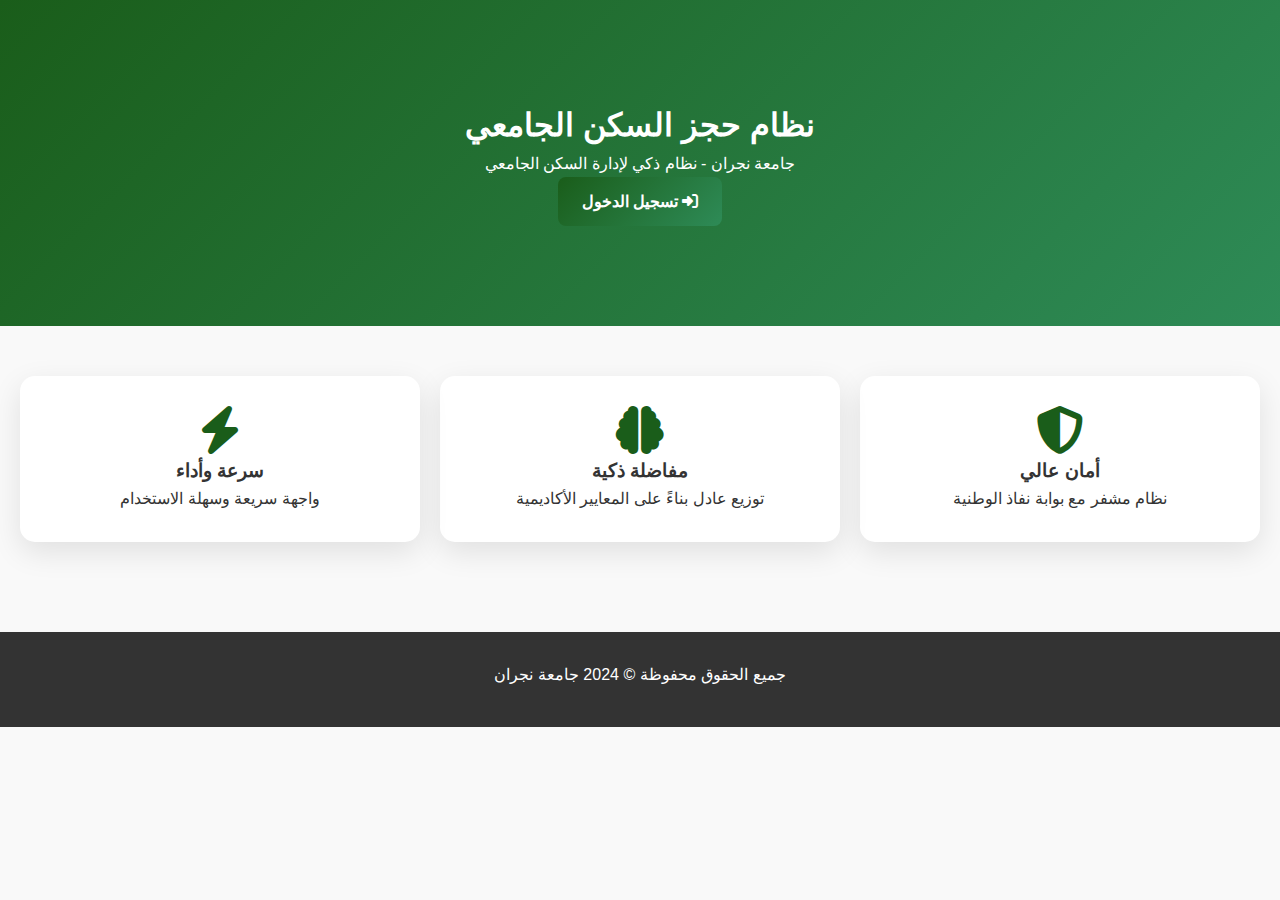
<file: index.html>
<!DOCTYPE html>
<html lang="ar" dir="rtl">
<head>
    <meta charset="UTF-8">
    <meta name="viewport" content="width=device-width, initial-scale=1.0">
    <title>نظام حجز السكن الجامعي - جامعة نجران</title>
    
    <!-- روابط CSS -->
    <link rel="stylesheet" href="css/main.css">
    <link rel="stylesheet" href="https://cdnjs.cloudflare.com/ajax/libs/font-awesome/6.4.0/css/all.min.css">
    
    <style>
        /* أنماط خاصة بالصفحة الرئيسية */
        .hero-section {
            background: linear-gradient(135deg, #1a5d1a, #2e8b57);
            color: white;
            padding: 100px 20px;
            text-align: center;
        }
        
        .features-grid {
            display: grid;
            grid-template-columns: repeat(auto-fit, minmax(300px, 1fr));
            gap: 20px;
            padding: 50px 20px;
        }
        
        .feature-card {
            background: white;
            padding: 30px;
            border-radius: 15px;
            box-shadow: 0 10px 30px rgba(0,0,0,0.1);
            text-align: center;
        }
    </style>
</head>
<body>
    <!-- المحتوى الأساسي -->
    <section class="hero-section">
        <h1>نظام حجز السكن الجامعي</h1>
        <p>جامعة نجران - نظام ذكي لإدارة السكن الجامعي</p>
        <a href="login.html" class="btn btn-primary mt-30">
            <i class="fas fa-sign-in-alt"></i> تسجيل الدخول
        </a>
    </section>
    
    <!-- المميزات -->
    <div class="container">
        <div class="features-grid">
            <div class="feature-card">
                <i class="fas fa-shield-alt" style="font-size: 3rem; color: #1a5d1a;"></i>
                <h3>أمان عالي</h3>
                <p>نظام مشفر مع بوابة نفاذ الوطنية</p>
            </div>
            
            <div class="feature-card">
                <i class="fas fa-brain" style="font-size: 3rem; color: #1a5d1a;"></i>
                <h3>مفاضلة ذكية</h3>
                <p>توزيع عادل بناءً على المعايير الأكاديمية</p>
            </div>
            
            <div class="feature-card">
                <i class="fas fa-bolt" style="font-size: 3rem; color: #1a5d1a;"></i>
                <h3>سرعة وأداء</h3>
                <p>واجهة سريعة وسهلة الاستخدام</p>
            </div>
        </div>
    </div>
    
    <!-- التذييل -->
    <footer class="footer">
        <p>جميع الحقوق محفوظة © 2024 جامعة نجران</p>
    </footer>

    <!-- JavaScript -->
    <script src="js/main.js"></script>
</body>
</html>
</file>
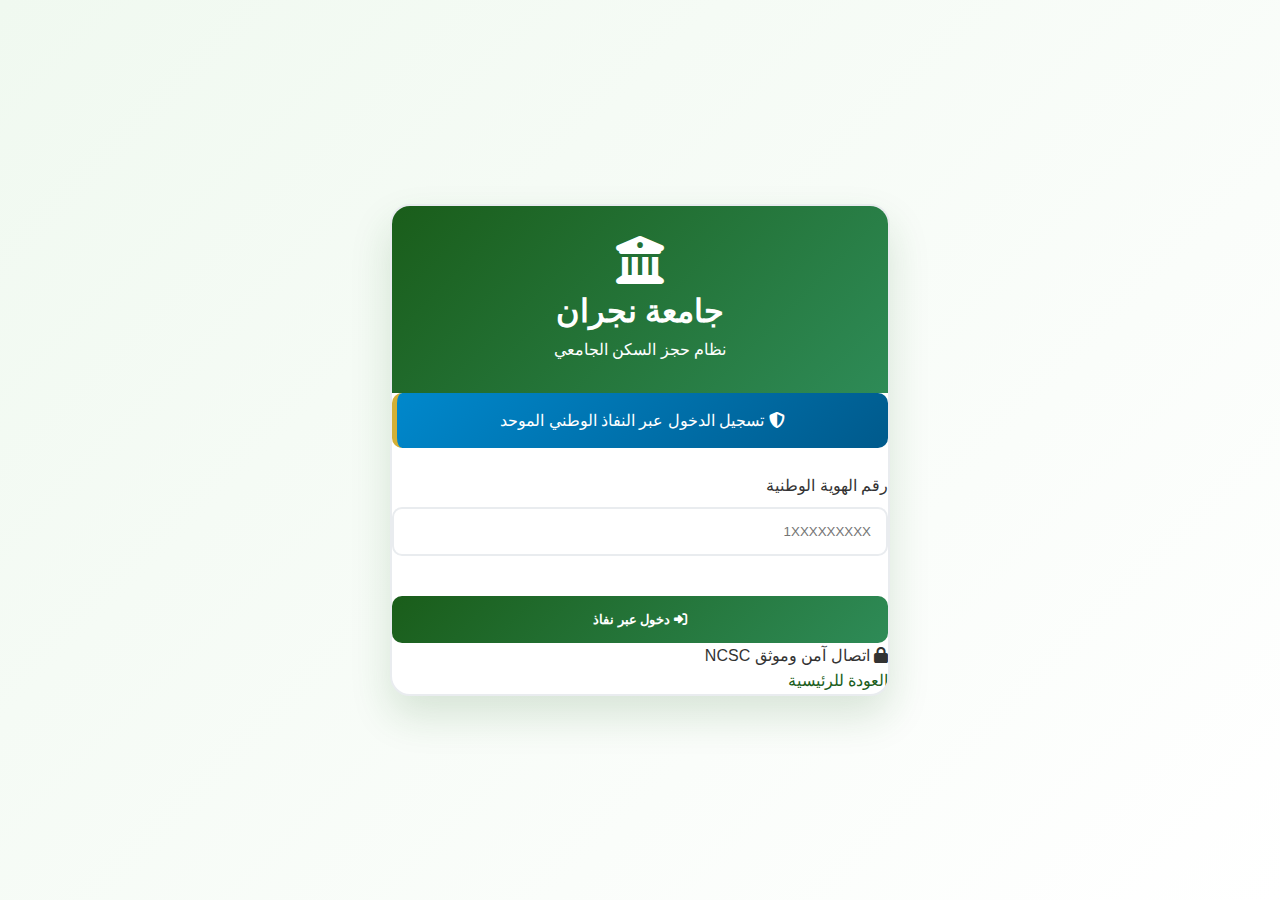
<file: building_selection.html>
<!DOCTYPE html>
<html lang="ar" dir="rtl">
<head>
    <meta charset="UTF-8">
    <meta name="viewport" content="width=device-width, initial-scale=1.0">
    <title>اختيار المبنى - نظام سكن جامعة نجران</title>
    <link rel="stylesheet" href="css/main.css">
    <link rel="stylesheet" href="https://cdnjs.cloudflare.com/ajax/libs/font-awesome/6.4.0/css/all.min.css">
    <style>
        :root {
            --nu-green: #1a5d1a;
            --nu-green-light: #2e8b57;
            --light-gray: #e0e0e0;
            --light: #f9f9f9;
        }
        
        * {
            margin: 0;
            padding: 0;
            box-sizing: border-box;
            font-family: 'Tajawal', sans-serif;
        }
        
        body {
            background: linear-gradient(135deg, #f5f7fa 0%, #c3cfe2 100%);
            min-height: 100vh;
            padding: 20px;
        }
        
        .container {
            max-width: 1200px;
            margin: 0 auto;
        }
        
        .header {
            background: white;
            padding: 25px;
            border-radius: 15px;
            box-shadow: 0 10px 30px rgba(0,0,0,0.1);
            margin-bottom: 30px;
            display: flex;
            justify-content: space-between;
            align-items: center;
            flex-wrap: wrap;
        }
        
        .header-content h1 {
            color: var(--nu-green);
            margin-bottom: 10px;
            font-size: 1.8rem;
        }
        
        .header-content p {
            color: #666;
            font-size: 1.1rem;
        }
        
        .user-info-card {
            background: #f0f9f0;
            padding: 15px 25px;
            border-radius: 10px;
            border-right: 5px solid var(--nu-green);
            min-width: 300px;
        }
        
        .user-info-card p {
            margin: 8px 0;
            font-size: 1rem;
        }
        
        .user-info-card strong {
            color: var(--nu-green);
        }
        
        .priority-section {
            background: linear-gradient(135deg, #fff8e1, #ffecb3);
            padding: 25px;
            border-radius: 15px;
            margin-bottom: 30px;
            border-right: 5px solid #ff9800;
        }
        
        .priority-header {
            display: flex;
            align-items: center;
            margin-bottom: 15px;
        }
        
        .priority-header i {
            color: #ff9800;
            margin-left: 10px;
            font-size: 1.5rem;
        }
        
        .priority-value {
            font-size: 3.5rem;
            font-weight: bold;
            color: var(--nu-green);
            text-align: center;
            margin: 20px 0;
        }
        
        .priority-details {
            background: white;
            padding: 15px;
            border-radius: 10px;
            margin-top: 15px;
        }
        
        .priority-details ul {
            list-style: none;
            padding-right: 20px;
        }
        
        .priority-details li {
            margin-bottom: 10px;
            padding-bottom: 10px;
            border-bottom: 1px dashed #eee;
        }
        
        .priority-details li:last-child {
            border-bottom: none;
        }
        
        .section-title {
            color: var(--nu-green);
            margin: 25px 0 15px 0;
            font-size: 1.5rem;
            padding-bottom: 10px;
            border-bottom: 2px solid var(--light-gray);
        }
        
        .buildings-grid {
            display: grid;
            grid-template-columns: repeat(auto-fill, minmax(350px, 1fr));
            gap: 25px;
            margin-bottom: 40px;
        }
        
        .building-card {
            background: white;
            border-radius: 15px;
            padding: 25px;
            box-shadow: 0 10px 25px rgba(0,0,0,0.08);
            transition: all 0.3s ease;
            border: 2px solid transparent;
        }
        
        .building-card:hover {
            transform: translateY(-5px);
            box-shadow: 0 15px 35px rgba(0,0,0,0.15);
            border-color: var(--nu-green);
        }
        
        .building-header {
            display: flex;
            justify-content: space-between;
            align-items: center;
            margin-bottom: 20px;
            padding-bottom: 15px;
            border-bottom: 2px solid #f0f0f0;
        }
        
        .building-name {
            font-size: 1.4rem;
            color: var(--nu-green);
            font-weight: bold;
        }
        
        .building-code {
            background: var(--nu-green);
            color: white;
            padding: 5px 15px;
            border-radius: 20px;
            font-size: 0.9rem;
        }
        
        .building-details {
            margin-bottom: 25px;
        }
        
        .detail-row {
            display: flex;
            justify-content: space-between;
            margin-bottom: 12px;
            padding-bottom: 12px;
            border-bottom: 1px dashed #eee;
        }
        
        .detail-label {
            color: #666;
        }
        
        .detail-value {
            color: #333;
            font-weight: bold;
        }
        
        .availability-badge {
            display: inline-block;
            background: #4caf50;
            color: white;
            padding: 5px 12px;
            border-radius: 20px;
            font-size: 0.9rem;
            margin-top: 5px;
        }
        
        .select-btn {
            background: linear-gradient(135deg, var(--nu-green), var(--nu-green-light));
            color: white;
            border: none;
            padding: 14px;
            width: 100%;
            border-radius: 10px;
            font-size: 1.1rem;
            font-weight: bold;
            cursor: pointer;
            transition: all 0.3s ease;
            display: flex;
            justify-content: center;
            align-items: center;
            gap: 10px;
        }
        
        .select-btn:hover {
            background: linear-gradient(135deg, var(--nu-green-light), var(--nu-green));
            transform: scale(1.02);
        }
        
        .select-btn i {
            font-size: 1.2rem;
        }
        
        .navigation-buttons {
            display: flex;
            justify-content: space-between;
            margin-top: 30px;
            padding-top: 20px;
            border-top: 2px solid var(--light-gray);
        }
        
        .nav-btn {
            padding: 12px 30px;
            border-radius: 10px;
            font-size: 1.1rem;
            text-decoration: none;
            display: flex;
            align-items: center;
            gap: 10px;
            transition: all 0.3s ease;
        }
        
        .nav-btn.back {
            background: #f5f5f5;
            color: #333;
        }
        
        .nav-btn.back:hover {
            background: #e0e0e0;
        }
        
        .nav-btn.next {
            background: linear-gradient(135deg, var(--nu-green), var(--nu-green-light));
            color: white;
        }
        
        .nav-btn.next:hover {
            background: linear-gradient(135deg, var(--nu-green-light), var(--nu-green));
        }
        
        .alert-box {
            background: #e3f2fd;
            padding: 15px;
            border-radius: 10px;
            border-right: 5px solid #2196f3;
            margin-bottom: 20px;
        }
        
        .alert-box i {
            color: #2196f3;
            margin-left: 10px;
        }
        
        @media (max-width: 768px) {
            .header {
                flex-direction: column;
                text-align: center;
            }
            
            .user-info-card {
                margin-top: 20px;
                min-width: 100%;
            }
            
            .buildings-grid {
                grid-template-columns: 1fr;
            }
            
            .navigation-buttons {
                flex-direction: column;
                gap: 15px;
            }
            
            .nav-btn {
                justify-content: center;
            }
        }
        
        .loading {
            text-align: center;
            padding: 50px;
            font-size: 1.2rem;
            color: #666;
        }
        
        .loading i {
            font-size: 2rem;
            color: var(--nu-green);
            margin-bottom: 15px;
        }
    </style>
</head>
<body>
    <div class="container">
        <!-- رأس الصفحة -->
        <div class="header">
            <div class="header-content">
                <h1><i class="fas fa-building"></i> اختيار المبنى السكني</h1>
                <p>المرحلة الثانية: فحص الاستحقاق واختيار المبنى المناسب</p>
            </div>
            
            <div class="user-info-card">
                <p><i class="fas fa-id-card"></i> <strong>رقم الهوية:</strong> <span id="displayNationalId">-</span></p>
                <p><i class="fas fa-user"></i> <strong>النوع:</strong> <span id="displayGender">-</span></p>
                <p><i class="fas fa-calendar-alt"></i> <strong>وقت الدخول:</strong> <span id="loginTime">-</span></p>
            </div>
        </div>
        
        <!-- قسم الأولوية -->
        <div class="priority-section">
            <div class="priority-header">
                <i class="fas fa-chart-line"></i>
                <h2>أولويتك في مفاضلة السكن</h2>
            </div>
            
            <div class="priority-value" id="priorityScore">%</div>
            
            <p style="text-align: center; color: #666; margin-bottom: 15px;">
                تقوم إدارة الإسكان بحساب الأولوية بناءً على المعايير التالية:
            </p>
            
            <div class="priority-details">
                <ul>
                    <li><strong>المسافة من الجامعة:</strong> <span id="distanceScore">-</span> (40%)</li>
                    <li><strong>المعدل التراكمي:</strong> <span id="gpaScore">-</span> (40%)</li>
                    <li><strong>الحالة الاجتماعية:</strong> <span id="socialScore">-</span> (20%)</li>
                </ul>
            </div>
        </div>
        
        <!-- رسالة تنبيه -->
        <div class="alert-box">
            <i class="fas fa-info-circle"></i>
            <strong>ملاحظة هامة:</strong> عند اختيار المبنى، سيتم توجيهك لاختيار الغرفة المناسبة. لديك 5 دقائق لإتمام عملية الحجز.
        </div>
        
        <!-- المباني المتاحة -->
        <h2 class="section-title"><i class="fas fa-map-marked-alt"></i> المباني المتاحة للسكن</h2>
        <p style="margin-bottom: 20px; color: #666; text-align: center;">
            اختر المبنى المناسب لك. سيتم عرض المبانية المتاحة حسب نوعك (ذكر/أنثى)
        </p>
        
        <div class="buildings-grid" id="buildingsList">
            <!-- سيتم ملء المباني ديناميكياً بواسطة JavaScript -->
            <div class="loading">
                <i class="fas fa-spinner fa-spin"></i>
                <p>جاري تحميل المباني المتاحة...</p>
            </div>
        </div>
        
        <!-- أزرار التنقل -->
        <div class="navigation-buttons">
            <a href="login.html" class="nav-btn back">
                <i class="fas fa-arrow-right"></i> العودة لتسجيل الدخول
            </a>
            
            <a href="#" id="nextPageBtn" class="nav-btn next" style="display: none;">
                التالي: اختيار الغرفة <i class="fas fa-arrow-left"></i>
            </a>
        </div>
    </div>

    <!-- ربط ملف JavaScript الرئيسي -->
    <script src="js/main.js"></script>
    
    <script>
        // كود JavaScript الخاص بصفحة اختيار المبنى
        document.addEventListener('DOMContentLoaded', function() {
            // التحقق من تسجيل الدخول
            const isLoggedIn = localStorage.getItem('loggedIn');
            if (!isLoggedIn) {
                alert('يجب تسجيل الدخول أولاً');
                window.location.href = 'login.html';
                return;
            }
            
            // استرجاع بيانات المستخدم من localStorage
            const nationalId = localStorage.getItem('national_id');
            const userData = JSON.parse(localStorage.getItem('userData')) || {};
            const userType = localStorage.getItem('userType');
            const loginTime = localStorage.getItem('loginTime');
            
            // عرض بيانات المستخدم
            document.getElementById('displayNationalId').textContent = nationalId || 'غير محدد';
            document.getElementById('displayGender').textContent = userData.gender === 'male' ? 'ذكر' : 'أنثى';
            
            if (loginTime) {
                const date = new Date(loginTime);
                document.getElementById('loginTime').textContent = date.toLocaleString('ar-SA');
            }
            
            // حساب وعرض الأولوية
            calculateAndDisplayPriority(userData);
            
            // توليد وعرض المباني المتاحة
            displayAvailableBuildings(userType);
            
            // إعداد زر التالي
            setupNextButton();
        });
        
        function calculateAndDisplayPriority(userData) {
            // حساب النقاط (محاكاة للنظام الحقيقي)
            const gpa = userData.gpa || 4.8;
            const city = userData.city || 'الرياض';
            
            // حساب نقاط المعدل التراكمي (40%)
            const gpaScore = Math.round((gpa / 5) * 40);
            
            // حساب نقاط المسافة (40%)
            const distanceScores = {
                'نجران': 40,
                'شرورة': 35,
                'الرياض': 30,
                'جدة': 30,
                'الدمام': 28,
                'أبها': 32,
                'جازان': 34
            };
            const distanceScore = distanceScores[city] || 25;
            
            // نقاط الحالة الاجتماعية (20%)
            const socialScore = 20;
            
            // المجموع الكلي
            const totalScore = gpaScore + distanceScore + socialScore;
            
            // عرض النتائج
            document.getElementById('priorityScore').textContent = totalScore + '%';
            document.getElementById('distanceScore').textContent = distanceScore + ' نقطة';
            document.getElementById('gpaScore').textContent = gpaScore + ' نقطة';
            document.getElementById('socialScore').textContent = socialScore + ' نقطة';
            
            // تخزين نتيجة الأولوية للاستخدام لاحقاً
            localStorage.setItem('priorityScore', totalScore);
        }
        
        function displayAvailableBuildings(userType) {
            const buildingsList = document.getElementById('buildingsList');
            
            // مسح شاشة التحميل
            buildingsList.innerHTML = '';
            
            // البيانات حسب النوع
            const buildingsData = userType === 'male' ? [
                {
                    id: 'M-01',
                    name: 'مبنى الطلاب رقم 1',
                    type: 'ذكور',
                    floors: 5,
                    availableRooms: 45,
                    totalRooms: 120,
                    location: 'قريب من الكافيتيريا والملاعب',
                    facilities: ['واي فاي مجاني', 'صالة تلفزيون', 'مطبخ مشترك', 'غسالة ملابس'],
                    distance: '50 متر من المبنى الأكاديمي'
                },
                {
                    id: 'M-02',
                    name: 'مبنى الطلاب رقم 2',
                    type: 'ذكور',
                    floors: 4,
                    availableRooms: 32,
                    totalRooms: 96,
                    location: 'بجانب المكتبة المركزية',
                    facilities: ['واي فاي مجاني', 'صالة مطالعة', 'كافيتيريا داخلية', 'نادي رياضي'],
                    distance: '100 متر من المبنى الأكاديمي'
                },
                {
                    id: 'M-03',
                    name: 'مبنى الطلاب رقم 3',
                    type: 'ذكور',
                    floors: 6,
                    availableRooms: 28,
                    totalRooms: 144,
                    location: 'قريب من البوابة الرئيسية',
                    facilities: ['واي فاي مجاني', 'مسبح', 'صالة ألعاب', 'مطعم'],
                    distance: '200 متر من المبنى الأكاديمي'
                }
            ] : [
                {
                    id: 'F-A',
                    name: 'مبنى الطالبات أ',
                    type: 'إناث',
                    floors: 4,
                    availableRooms: 40,
                    totalRooms: 80,
                    location: 'منطقة هادئة بالقرب من الحديقة',
                    facilities: ['واي فاي مجاني', 'صالون تجميل', 'مكتبة', 'صالون شاي'],
                    distance: '80 متر من المبنى الأكاديمي'
                },
                {
                    id: 'F-B',
                    name: 'مبنى الطالبات ب',
                    type: 'إناث',
                    floors: 5,
                    availableRooms: 36,
                    totalRooms: 100,
                    location: 'بجانب المركز الصحي',
                    facilities: ['واي فاي مجاني', 'نادي صحي', 'صالون مطالعة', 'مطبخ تعليمي'],
                    distance: '120 متر من المبنى الأكاديمي'
                },
                {
                    id: 'F-C',
                    name: 'مبنى الطالبات ج',
                    type: 'إناث',
                    floors: 3,
                    availableRooms: 24,
                    totalRooms: 60,
                    location: 'قريب من المسرح والأنشطة',
                    facilities: ['واي فاي مجاني', 'مسرح داخلي', 'صالون فنون', 'مكتبة سمعية'],
                    distance: '150 متر من المبنى الأكاديمي'
                }
            ];
            
            // إنشاء بطاقات المباني
            buildingsData.forEach(building => {
                const buildingCard = document.createElement('div');
                buildingCard.className = 'building-card';
                buildingCard.dataset.buildingId = building.id;
                
                // إنشاء قائمة المرافق
                const facilitiesList = building.facilities.map(facility => 
                    `<span style="display: inline-block; background: #f0f9f0; padding: 4px 8px; margin: 2px; border-radius: 15px; font-size: 0.85rem;">${facility}</span>`
                ).join(' ');
                
                buildingCard.innerHTML = `
                    <div class="building-header">
                        <div class="building-name">${building.name}</div>
                        <div class="building-code">${building.id}</div>
                    </div>
                    
                    <div class="building-details">
                        <div class="detail-row">
                            <span class="detail-label">النوع:</span>
                            <span class="detail-value">${building.type}</span>
                        </div>
                        
                        <div class="detail-row">
                            <span class="detail-label">عدد الطوابق:</span>
                            <span class="detail-value">${building.floors}</span>
                        </div>
                        
                        <div class="detail-row">
                            <span class="detail-label">الغرف المتاحة:</span>
                            <span class="detail-value">
                                ${building.availableRooms} من ${building.totalRooms}
                                <span class="availability-badge">${Math.round((building.availableRooms / building.totalRooms) * 100)}% متاح</span>
                            </span>
                        </div>
                        
                        <div class="detail-row">
                            <span class="detail-label">الموقع:</span>
                            <span class="detail-value">${building.location}</span>
                        </div>
                        
                        <div class="detail-row">
                            <span class="detail-label">المسافة:</span>
                            <span class="detail-value">${building.distance}</span>
                        </div>
                        
                        <div style="margin-top: 15px;">
                            <strong>المرافق:</strong><br>
                            <div style="margin-top: 8px;">${facilitiesList}</div>
                        </div>
                    </div>
                    
                    <button class="select-btn" onclick="selectBuilding('${building.id}')">
                        <i class="fas fa-check-circle"></i> اختيار هذا المبنى
                    </button>
                `;
                
                buildingsList.appendChild(buildingCard);
            });
        }
        
        function selectBuilding(buildingId) {
            // حفظ اختيار المبنى في localStorage
            localStorage.setItem('selectedBuilding', buildingId);
            
            // تخزين وقت الاختيار
            localStorage.setItem('buildingSelectionTime', new Date().toISOString());
            
            // عرض رسالة نجاح
            alert(`✓ تم اختيار المبنى ${buildingId} بنجاح!`);
            
            // تفعيل زر التالي
            document.getElementById('nextPageBtn').style.display = 'flex';
            
            // إضافة تأثير على البطاقة المختارة
            document.querySelectorAll('.building-card').forEach(card => {
                card.style.borderColor = '#e0e0e0';
                card.style.boxShadow = '0 10px 25px rgba(0,0,0,0.08)';
            });
            
            const selectedCard = document.querySelector(`[data-building-id="${buildingId}"]`);
            if (selectedCard) {
                selectedCard.style.borderColor = '#1a5d1a';
                selectedCard.style.boxShadow = '0 0 0 3px rgba(26, 93, 26, 0.2)';
            }
        }
        
        function setupNextButton() {
            const nextBtn = document.getElementById('nextPageBtn');
            
            nextBtn.addEventListener('click', function(e) {
                e.preventDefault();
                
                const selectedBuilding = localStorage.getItem('selectedBuilding');
                
                if (!selectedBuilding) {
                    alert('يرجى اختيار مبنى أولاً');
                    return;
                }
                
                // الانتقال إلى صفحة اختيار الغرفة (أو dashboard إذا لم تكن الصفحة موجودة)
                // يمكنك تغيير هذا الرابط حسب هيكل مشروعك
                window.location.href = 'dashboard.html';
            });
        }
        
        // ربط النظام الرئيسي إذا كان موجوداً
        if (window.dormSystem) {
            console.log('تم ربط نظام السكن بنجاح');
        }
    </script>
</body>
</html>
</file>
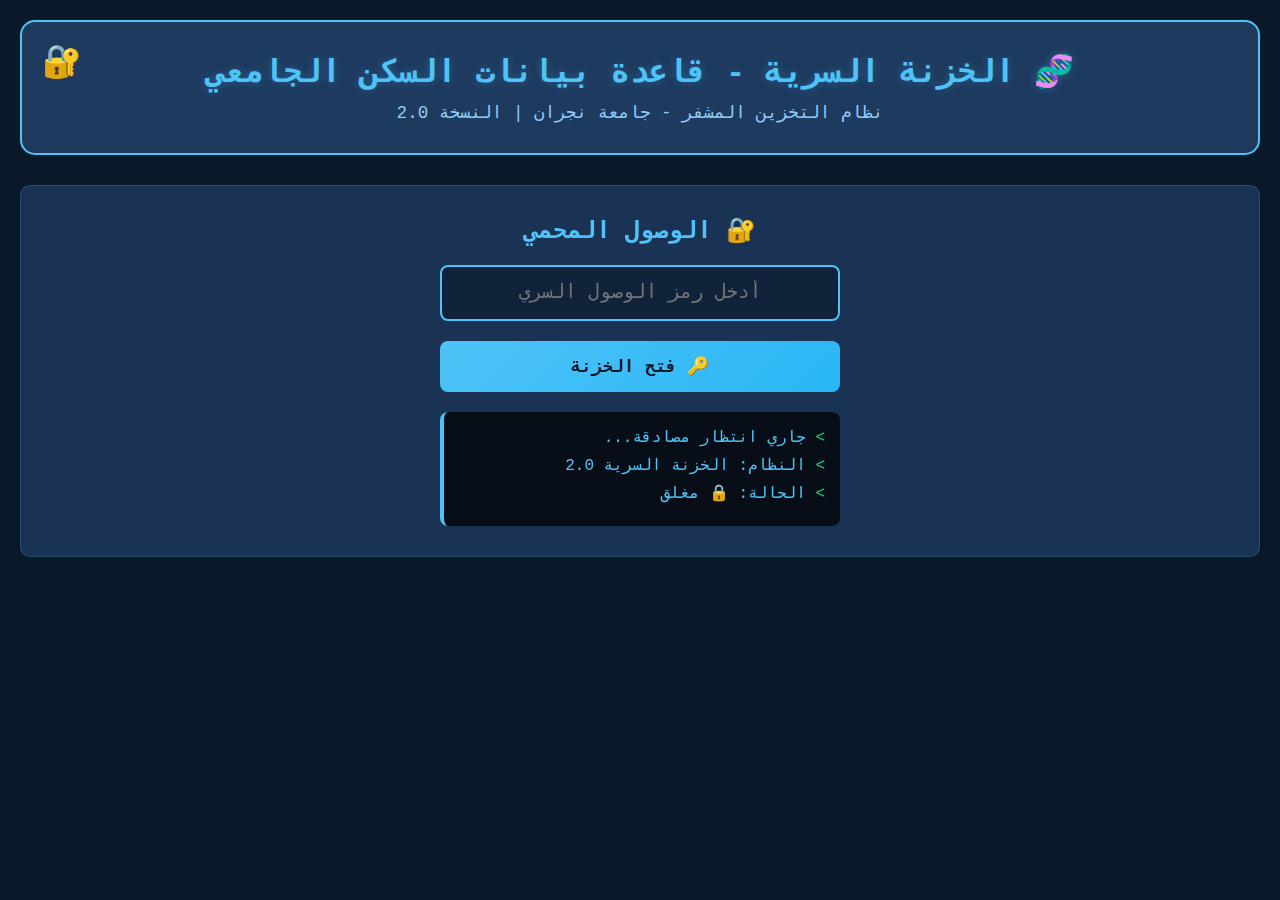
<file: database_vault.html>
<!DOCTYPE html>
<html lang="ar" dir="rtl">
<head>
    <meta charset="UTF-8">
    <meta name="viewport" content="width=device-width, initial-scale=1.0">
    <title>الخزنة السرية - قاعدة بيانات السكن</title>
    <style>
        :root {
            --vault-dark: #0a1929;
            --vault-blue: #1e3a5f;
            --vault-accent: #4fc3f7;
            --vault-danger: #ff5252;
            --vault-success: #4caf50;
        }
        
        * {
            margin: 0;
            padding: 0;
            box-sizing: border-box;
            font-family: 'Courier New', monospace;
        }
        
        body {
            background: var(--vault-dark);
            color: #e0e0e0;
            min-height: 100vh;
            overflow-x: hidden;
        }
        
        .vault-container {
            max-width: 1400px;
            margin: 0 auto;
            padding: 20px;
        }
        
        .vault-header {
            background: var(--vault-blue);
            padding: 30px;
            border-radius: 15px;
            margin-bottom: 30px;
            border: 2px solid var(--vault-accent);
            text-align: center;
            position: relative;
            overflow: hidden;
        }
        
        .vault-header::before {
            content: '🔐';
            position: absolute;
            top: 20px;
            left: 20px;
            font-size: 2rem;
        }
        
        .vault-header h1 {
            color: var(--vault-accent);
            font-size: 2rem;
            margin-bottom: 10px;
            text-shadow: 0 0 10px rgba(79, 195, 247, 0.3);
        }
        
        .vault-header p {
            color: #90caf9;
            font-size: 1.1rem;
        }
        
        .access-panel {
            background: rgba(30, 58, 95, 0.8);
            padding: 30px;
            border-radius: 10px;
            margin-bottom: 30px;
            backdrop-filter: blur(10px);
            border: 1px solid rgba(79, 195, 247, 0.2);
        }
        
        .passcode-form {
            max-width: 400px;
            margin: 0 auto;
        }
        
        .passcode-input {
            width: 100%;
            padding: 15px;
            background: rgba(0, 0, 0, 0.3);
            border: 2px solid var(--vault-accent);
            border-radius: 8px;
            color: white;
            font-size: 1.2rem;
            text-align: center;
            letter-spacing: 3px;
            margin-bottom: 20px;
        }
        
        .passcode-btn {
            width: 100%;
            padding: 15px;
            background: linear-gradient(135deg, var(--vault-accent), #29b6f6);
            color: var(--vault-dark);
            border: none;
            border-radius: 8px;
            font-size: 1.1rem;
            font-weight: bold;
            cursor: pointer;
            transition: all 0.3s ease;
        }
        
        .passcode-btn:hover {
            background: linear-gradient(135deg, #29b6f6, var(--vault-accent));
            transform: translateY(-2px);
            box-shadow: 0 5px 15px rgba(79, 195, 247, 0.4);
        }
        
        .vault-content {
            display: none;
        }
        
        .vault-stats {
            display: grid;
            grid-template-columns: repeat(auto-fit, minmax(200px, 1fr));
            gap: 20px;
            margin-bottom: 30px;
        }
        
        .stat-item {
            background: rgba(30, 58, 95, 0.6);
            padding: 20px;
            border-radius: 10px;
            text-align: center;
            border: 1px solid rgba(79, 195, 247, 0.1);
        }
        
        .stat-value {
            font-size: 2.5rem;
            color: var(--vault-accent);
            font-weight: bold;
            margin-bottom: 10px;
        }
        
        .stat-label {
            color: #90caf9;
            font-size: 0.9rem;
        }
        
        .vault-controls {
            display: flex;
            gap: 15px;
            margin-bottom: 25px;
            flex-wrap: wrap;
        }
        
        .vault-btn {
            padding: 12px 25px;
            background: rgba(30, 58, 95, 0.8);
            color: #e0e0e0;
            border: 1px solid rgba(79, 195, 247, 0.3);
            border-radius: 6px;
            cursor: pointer;
            display: flex;
            align-items: center;
            gap: 10px;
            transition: all 0.3s ease;
        }
        
        .vault-btn:hover {
            background: rgba(79, 195, 247, 0.2);
            border-color: var(--vault-accent);
        }
        
        .vault-btn.danger {
            background: rgba(255, 82, 82, 0.1);
            border-color: var(--vault-danger);
        }
        
        .vault-btn.danger:hover {
            background: rgba(255, 82, 82, 0.2);
        }
        
        .data-table-container {
            background: rgba(30, 58, 95, 0.6);
            border-radius: 10px;
            overflow: hidden;
            border: 1px solid rgba(79, 195, 247, 0.1);
            margin-bottom: 30px;
        }
        
        .data-table {
            width: 100%;
            border-collapse: collapse;
        }
        
        .data-table th {
            background: rgba(10, 25, 41, 0.8);
            padding: 18px 15px;
            text-align: right;
            color: var(--vault-accent);
            font-weight: 600;
            border-bottom: 2px solid var(--vault-accent);
            position: sticky;
            top: 0;
        }
        
        .data-table td {
            padding: 15px;
            border-bottom: 1px solid rgba(79, 195, 247, 0.1);
            color: #e0e0e0;
        }
        
        .data-table tr:hover {
            background: rgba(79, 195, 247, 0.05);
        }
        
        .student-details {
            background: rgba(30, 58, 95, 0.8);
            border-radius: 10px;
            padding: 25px;
            margin-top: 30px;
            display: none;
            border: 1px solid var(--vault-accent);
        }
        
        .details-grid {
            display: grid;
            grid-template-columns: repeat(auto-fit, minmax(300px, 1fr));
            gap: 20px;
            margin-top: 20px;
        }
        
        .detail-group {
            background: rgba(10, 25, 41, 0.5);
            padding: 20px;
            border-radius: 8px;
            border: 1px solid rgba(79, 195, 247, 0.1);
        }
        
        .detail-group h4 {
            color: var(--vault-accent);
            margin-bottom: 15px;
            padding-bottom: 10px;
            border-bottom: 1px solid rgba(79, 195, 247, 0.3);
        }
        
        .detail-item {
            display: flex;
            justify-content: space-between;
            margin-bottom: 12px;
            padding-bottom: 12px;
            border-bottom: 1px dashed rgba(255, 255, 255, 0.1);
        }
        
        .detail-label {
            color: #90caf9;
        }
        
        .detail-value {
            color: white;
            font-weight: 500;
        }
        
        .encryption-badge {
            display: inline-block;
            background: rgba(79, 195, 247, 0.2);
            color: var(--vault-accent);
            padding: 5px 12px;
            border-radius: 20px;
            font-size: 0.85rem;
            margin-left: 10px;
        }
        
        .status-indicator {
            display: inline-block;
            width: 10px;
            height: 10px;
            border-radius: 50%;
            margin-left: 8px;
        }
        
        .status-active {
            background: var(--vault-success);
            box-shadow: 0 0 10px var(--vault-success);
        }
        
        .status-pending {
            background: #ff9800;
            box-shadow: 0 0 10px #ff9800;
        }
        
        .alert-message {
            background: rgba(255, 82, 82, 0.1);
            border: 1px solid var(--vault-danger);
            color: #ffcdd2;
            padding: 15px;
            border-radius: 8px;
            margin-bottom: 20px;
            display: none;
        }
        
        .backup-info {
            background: rgba(76, 175, 80, 0.1);
            border: 1px solid var(--vault-success);
            color: #c8e6c9;
            padding: 15px;
            border-radius: 8px;
            margin-top: 20px;
            font-size: 0.9rem;
        }
        
        @media (max-width: 768px) {
            .data-table-container {
                overflow-x: auto;
            }
            
            .data-table {
                min-width: 1000px;
            }
            
            .vault-controls {
                flex-direction: column;
            }
            
            .vault-btn {
                justify-content: center;
            }
        }
        
        .terminal-style {
            font-family: 'Courier New', monospace;
            background: rgba(0, 0, 0, 0.7);
            padding: 15px;
            border-radius: 8px;
            margin-top: 20px;
            border-left: 4px solid var(--vault-accent);
        }
        
        .terminal-line {
            margin-bottom: 8px;
            color: #4fc3f7;
        }
        
        .terminal-line::before {
            content: '> ';
            color: #00e676;
        }
        
        .auto-delete-info {
            background: rgba(255, 152, 0, 0.1);
            border: 1px solid #ff9800;
            color: #ffe0b2;
            padding: 15px;
            border-radius: 8px;
            margin-top: 20px;
            font-size: 0.9rem;
        }
    </style>
</head>
<body>
    <div class="vault-container">
        <!-- رأس الخزنة -->
        <div class="vault-header">
            <h1>🧬 الخزنة السرية - قاعدة بيانات السكن الجامعي</h1>
            <p>نظام التخزين المشفر - جامعة نجران | النسخة 2.0</p>
        </div>
        
        <!-- لوحة الوصول -->
        <div class="access-panel" id="accessPanel">
            <h2 style="color: var(--vault-accent); text-align: center; margin-bottom: 20px;">
                🔐 الوصول المحمي
            </h2>
            <div class="passcode-form">
                <input type="password" 
                       id="passcodeInput" 
                       class="passcode-input" 
                       placeholder="أدخل رمز الوصول السري"
                       maxlength="8">
                <button class="passcode-btn" onclick="checkPasscode()">
                    🔑 فتح الخزنة
                </button>
                <div class="terminal-style" style="margin-top: 20px;">
                    <div class="terminal-line">جاري انتظار مصادقة...</div>
                    <div class="terminal-line">النظام: الخزنة السرية 2.0</div>
                    <div class="terminal-line">الحالة: 🔒 مغلق</div>
                </div>
            </div>
        </div>
        
        <!-- رسالة خطأ -->
        <div class="alert-message" id="errorMessage">
            <strong>⚠️ خطأ في المصادقة:</strong> رمز الوصول غير صحيح. يرجى المحاولة مرة أخرى.
        </div>
        
        <!-- محتوى الخزنة (يظهر بعد المصادقة) -->
        <div class="vault-content" id="vaultContent">
            <!-- إحصائيات سريعة -->
            <div class="vault-stats">
                <div class="stat-item">
                    <div class="stat-value" id="totalStudents">0</div>
                    <div class="stat-label">إجمالي الطلاب</div>
                </div>
                <div class="stat-item">
                    <div class="stat-value" id="activeReservations">0</div>
                    <div class="stat-label">حجوزات نشطة</div>
                </div>
                <div class="stat-item">
                    <div class="stat-value" id="storageUsed">0%</div>
                    <div class="stat-label">سعة التخزين</div>
                </div>
                <div class="stat-item">
                    <div class="stat-value" id="dataEncrypted">100%</div>
                    <div class="stat-label">مشفر</div>
                </div>
            </div>
            
            <!-- أزرار التحكم -->
            <div class="vault-controls">
                <button class="vault-btn" onclick="refreshData()">
                    🔄 تحديث البيانات
                </button>
                <button class="vault-btn" onclick="exportData()">
                    ⬇️ تصدير قاعدة البيانات
                </button>
                <button class="vault-btn" onclick="showAllData()">
                    👁️ عرض جميع السجلات
                </button>
                <button class="vault-btn danger" onclick="clearOldData()">
                    🗑️ تنظيف البيانات القديمة
                </button>
                <button class="vault-btn danger" onclick="lockVault()">
                    🔒 قفل الخزنة
                </button>
            </div>
            
            <!-- معلومات الحذف التلقائي -->
            <div class="auto-delete-info">
                <strong>⚠️ نظام تدوير البيانات:</strong> يتم حفظ آخر 20 طلب فقط. عند وصول الطلب رقم 21، يتم حذف أقدم طلب تلقائياً.
            </div>
            
            <!-- جدول البيانات -->
            <div class="data-table-container">
                <table class="data-table" id="studentsTable">
                    <thead>
                        <tr>
                            <th>#</th>
                            <th>الاسم الكامل</th>
                            <th>رقم الهوية</th>
                            <th>رقم جامعي</th>
                            <th>الهاتف</th>
                            <th>البريد</th>
                            <th>ولي الأمر</th>
                            <th>التخصص</th>
                            <th>المعدل</th>
                            <th>المبنى</th>
                            <th>الغرفة</th>
                            <th>الحالة</th>
                            <th>الإجراءات</th>
                        </tr>
                    </thead>
                    <tbody id="studentsTableBody">
                        <!-- سيتم ملؤها ديناميكياً -->
                    </tbody>
                </table>
            </div>
            
            <!-- تفاصيل الطالب -->
            <div class="student-details" id="studentDetails">
                <h3 style="color: var(--vault-accent); margin-bottom: 20px;">
                    📋 الملف الكامل للطالب
                </h3>
                <div class="details-grid" id="studentDetailsGrid">
                    <!-- سيتم ملؤها ديناميكياً -->
                </div>
                <div class="backup-info">
                    <strong>💾 معلومات النسخ الاحتياطي:</strong> تم حفظ هذه البيانات في قاعدة البيانات المشفرة بتاريخ 
                    <span id="backupDate"></span>
                </div>
            </div>
        </div>
    </div>

    <script>
        // رمز الوصول السري (يمكن تغييره)
        const VAULT_PASSCODE = "NU2024VA";
        
        // بيانات الخزنة
        let vaultData = [];
        let isAuthenticated = false;
        
        document.addEventListener('DOMContentLoaded', function() {
            // محاولة تحميل جلسة سابقة
            const session = localStorage.getItem('vaultSession');
            if (session === 'active') {
                checkPasscode(true);
            }
            
            // تفعيل إدخال رمز الوصول عند الضغط على Enter
            document.getElementById('passcodeInput').addEventListener('keypress', function(e) {
                if (e.key === 'Enter') {
                    checkPasscode();
                }
            });
        });
        
        function checkPasscode(skipInput = false) {
            let passcode;
            
            if (skipInput) {
                passcode = VAULT_PASSCODE;
            } else {
                passcode = document.getElementById('passcodeInput').value;
            }
            
            if (passcode === VAULT_PASSCODE) {
                // المصادقة ناجحة
                isAuthenticated = true;
                localStorage.setItem('vaultSession', 'active');
                
                // إخفاء لوحة الوصول وإظهار المحتوى
                document.getElementById('accessPanel').style.display = 'none';
                document.getElementById('vaultContent').style.display = 'block';
                document.getElementById('errorMessage').style.display = 'none';
                
                // تحميل البيانات
                loadVaultData();
                
                // تسجيل الدخول في السجل
                logAccess('مصادقة ناجحة');
            } else {
                // المصادقة فاشلة
                document.getElementById('errorMessage').style.display = 'block';
                logAccess('محاولة وصول فاشلة');
            }
        }
        
        function loadVaultData() {
            // تحميل البيانات من قاعدة البيانات المشفرة
            const encryptedData = localStorage.getItem('encryptedVaultData');
            
            if (encryptedData) {
                // في نظام حقيقي، هنا سنقوم بفك التشفير
                try {
                    vaultData = JSON.parse(encryptedData);
                    
                    // تطبيق تدوير البيانات (الاحتفاظ بآخر 20 فقط)
                    if (vaultData.length > 20) {
                        vaultData = vaultData.slice(-20);
                        localStorage.setItem('encryptedVaultData', JSON.stringify(vaultData));
                        showNotification('تم حذف البيانات القديمة تلقائياً للحفاظ على الأداء');
                    }
                } catch (error) {
                    console.error('خطأ في فك تشفير البيانات:', error);
                    vaultData = [];
                }
            } else {
                vaultData = [];
            }
            
            // تحديث الإحصائيات
            updateStatistics();
            
            // عرض البيانات في الجدول
            displayStudentsTable();
        }
        
        function updateStatistics() {
            document.getElementById('totalStudents').textContent = vaultData.length;
            
            const activeReservations = vaultData.filter(student => 
                student.status === 'مؤكد' || student.status === 'نشط'
            ).length;
            document.getElementById('activeReservations').textContent = activeReservations;
            
            // حساب سعة التخزين
            const storagePercentage = Math.min(100, Math.round((vaultData.length / 20) * 100));
            document.getElementById('storageUsed').textContent = storagePercentage + '%';
            
            // تحديث شريط التقدم
            updateStorageBar(storagePercentage);
        }
        
        function updateStorageBar(percentage) {
            // يمكن إضافة شريط تقدم بصري هنا
            console.log(`سعة التخزين: ${percentage}%`);
        }
        
        function displayStudentsTable() {
            const tableBody = document.getElementById('studentsTableBody');
            
            if (vaultData.length === 0) {
                tableBody.innerHTML = `
                    <tr>
                        <td colspan="13" style="text-align: center; padding: 40px; color: #90caf9;">
                            <div style="font-size: 3rem; margin-bottom: 15px;">📭</div>
                            لا توجد بيانات في الخزنة حالياً
                        </td>
                    </tr>
                `;
                return;
            }
            
            // عرض البيانات بترتيب عكسي (الأحدث أولاً)
            const reversedData = [...vaultData].reverse();
            
            tableBody.innerHTML = reversedData.map((student, index) => `
                <tr>
                    <td>${reversedData.length - index}</td>
                    <td><strong>${student.fullName || 'غير محدد'}</strong></td>
                    <td><code>${student.nationalId || 'غير محدد'}</code></td>
                    <td>${student.universityId || 'N/A'}</td>
                    <td>${student.phone || 'غير محدد'}</td>
                    <td>${student.email || 'غير محدد'}</td>
                    <td>${student.guardianPhone || 'غير محدد'}</td>
                    <td>${student.major || 'غير محدد'}</td>
                    <td>${student.gpa || 'غير محدد'}</td>
                    <td><span class="encryption-badge">${student.building || 'غير محدد'}</span></td>
                    <td><span class="encryption-badge">${student.room || 'غير محدد'}</span></td>
                    <td>
                        <span class="status-indicator ${getStatusClass(student.status)}"></span>
                        ${student.status || 'غير محدد'}
                    </td>
                    <td>
                        <button class="vault-btn" style="padding: 8px 12px; font-size: 0.9rem;" 
                                onclick="viewStudentDetails('${student.nationalId}')">
                            👁️ عرض
                        </button>
                    </td>
                </tr>
            `).join('');
        }
        
        function getStatusClass(status) {
            switch(status) {
                case 'مؤكد':
                case 'نشط':
                    return 'status-active';
                case 'بانتظار':
                case 'معلق':
                    return 'status-pending';
                default:
                    return 'status-active';
            }
        }
        
        function viewStudentDetails(nationalId) {
            const student = vaultData.find(s => s.nationalId === nationalId);
            
            if (!student) {
                showNotification('الطالب غير موجود في قاعدة البيانات');
                return;
            }
            
            const detailsGrid = document.getElementById('studentDetailsGrid');
            
            // بناء العرض التفصيلي
            detailsGrid.innerHTML = `
                <div class="detail-group">
                    <h4>👤 البيانات الشخصية</h4>
                    <div class="detail-item">
                        <span class="detail-label">الاسم الكامل:</span>
                        <span class="detail-value">${student.fullName || 'غير محدد'}</span>
                    </div>
                    <div class="detail-item">
                        <span class="detail-label">رقم الهوية:</span>
                        <span class="detail-value">${student.nationalId || 'غير محدد'}</span>
                    </div>
                    <div class="detail-item">
                        <span class="detail-label">رقم جامعي:</span>
                        <span class="detail-value">${student.universityId || 'N/A'}</span>
                    </div>
                    <div class="detail-item">
                        <span class="detail-label">النوع:</span>
                        <span class="detail-value">${student.gender === 'male' ? 'ذكر' : 'أنثى'}</span>
                    </div>
                    <div class="detail-item">
                        <span class="detail-label">تاريخ التسجيل:</span>
                        <span class="detail-value">${student.registrationDate || 'غير محدد'}</span>
                    </div>
                </div>
                
                <div class="detail-group">
                    <h4>📞 معلومات الاتصال</h4>
                    <div class="detail-item">
                        <span class="detail-label">رقم هاتف الطالب:</span>
                        <span class="detail-value">${student.phone || 'غير محدد'}</span>
                    </div>
                    <div class="detail-item">
                        <span class="detail-label">البريد الإلكتروني:</span>
                        <span class="detail-value">${student.email || 'غير محدد'}</span>
                    </div>
                    <div class="detail-item">
                        <span class="detail-label">رقم ولي الأمر:</span>
                        <span class="detail-value">${student.guardianPhone || 'غير محدد'}</span>
                    </div>
                    <div class="detail-item">
                        <span class="detail-label">مدينة السكن الأصلية:</span>
                        <span class="detail-value">${student.city || 'غير محدد'}</span>
                    </div>
                </div>
                
                <div class="detail-group">
                    <h4>🎓 البيانات الأكاديمية</h4>
                    <div class="detail-item">
                        <span class="detail-label">التخصص:</span>
                        <span class="detail-value">${student.major || 'غير محدد'}</span>
                    </div>
                    <div class="detail-item">
                        <span class="detail-label">نوع الدراسة:</span>
                        <span class="detail-value">${student.studyType || 'غير محدد'}</span>
                    </div>
                    <div class="detail-item">
                        <span class="detail-label">تاريخ الالتحاق:</span>
                        <span class="detail-value">${student.admissionDate || 'غير محدد'}</span>
                    </div>
                    <div class="detail-item">
                        <span class="detail-label">المعدل التراكمي:</span>
                        <span class="detail-value">${student.gpa || 'غير محدد'}</span>
                    </div>
                    <div class="detail-item">
                        <span class="detail-label">أولوية المفاضلة:</span>
                        <span class="detail-value">${student.priority || 'غير محدد'}%</span>
                    </div>
                </div>
                
                <div class="detail-group">
                    <h4>🏠 تفاصيل السكن</h4>
                    <div class="detail-item">
                        <span class="detail-label">رقم المبنى:</span>
                        <span class="detail-value">${student.building || 'غير محدد'}</span>
                    </div>
                    <div class="detail-item">
                        <span class="detail-label">رقم الغرفة:</span>
                        <span class="detail-value">${student.room || 'غير محدد'}</span>
                    </div>
                    <div class="detail-item">
                        <span class="detail-label">نوع الغرفة:</span>
                        <span class="detail-value">${student.roomType || 'غير محدد'}</span>
                    </div>
                    <div class="detail-item">
                        <span class="detail-label">سعر الغرفة:</span>
                        <span class="detail-value">${student.roomPrice || 'غير محدد'} ريال</span>
                    </div>
                    <div class="detail-item">
                        <span class="detail-label">إجمالي الرسوم:</span>
                        <span class="detail-value">${student.totalFees || 'غير محدد'} ريال</span>
                    </div>
                </div>
                
                <div class="detail-group">
                    <h4>📋 بيانات النظام</h4>
                    <div class="detail-item">
                        <span class="detail-label">الرقم المرجعي:</span>
                        <span class="detail-value"><code>${student.referenceNumber || 'غير محدد'}</code></span>
                    </div>
                    <div class="detail-item">
                        <span class="detail-label">تاريخ الطلب:</span>
                        <span class="detail-value">${student.applicationDate || 'غير محدد'}</span>
                    </div>
                    <div class="detail-item">
                        <span class="detail-label">حالة المستندات:</span>
                        <span class="detail-value">${student.documentStatus || 'غير محدد'}</span>
                    </div>
                    <div class="detail-item">
                        <span class="detail-label">حالة الدفع:</span>
                        <span class="detail-value">${student.paymentStatus || 'غير محدد'}</span>
                    </div>
                    <div class="detail-item">
                        <span class="detail-label">حالة الطلب:</span>
                        <span class="detail-value">${student.status || 'غير محدد'}</span>
                    </div>
                </div>
            `;
            
            // تحديث تاريخ النسخ الاحتياطي
            document.getElementById('backupDate').textContent = new Date().toLocaleDateString('ar-SA');
            
            // إظهار قسم التفاصيل
            document.getElementById('studentDetails').style.display = 'block';
            
            // التمرير إلى الأعلى
            document.getElementById('studentDetails').scrollIntoView({ behavior: 'smooth' });
            
            // تسجيل العرض في السجل
            logAccess(`عرض تفاصيل الطالب: ${student.fullName}`);
        }
        
        function refreshData() {
            loadVaultData();
            showNotification('تم تحديث البيانات بنجاح');
            logAccess('تحديث البيانات');
        }
        
        function exportData() {
            if (vaultData.length === 0) {
                showNotification('لا توجد بيانات للتصدير');
                return;
            }
            
            // إنشاء ملف JSON للتصدير
            const dataStr = JSON.stringify(vaultData, null, 2);
            const dataBlob = new Blob([dataStr], { type: 'application/json' });
            const url = URL.createObjectURL(dataBlob);
            
            const link = document.createElement('a');
            link.href = url;
            link.download = `vault_backup_${new Date().toISOString().split('T')[0]}.json`;
            document.body.appendChild(link);
            link.click();
            document.body.removeChild(link);
            
            showNotification('تم تصدير قاعدة البيانات بنجاح');
            logAccess('تصدير قاعدة البيانات');
        }
        
        function showAllData() {
            displayStudentsTable();
            document.getElementById('studentDetails').style.display = 'none';
            showNotification('عرض جميع السجلات');
        }
        
        function clearOldData() {
            if (confirm('⚠️ هل أنت متأكد من حذف جميع البيانات القديمة؟\nسيتم الاحتفاظ بالطلبات الـ 20 الأخيرة فقط.')) {
                // الاحتفاظ بالطلبات الـ 20 الأخيرة فقط
                if (vaultData.length > 20) {
                    vaultData = vaultData.slice(-20);
                    localStorage.setItem('encryptedVaultData', JSON.stringify(vaultData));
                }
                
                loadVaultData();
                showNotification('تم تنظيف البيانات القديمة بنجاح');
                logAccess('تنظيف البيانات القديمة');
            }
        }
        
        function lockVault() {
            if (confirm('هل تريد قفل الخزنة؟')) {
                localStorage.removeItem('vaultSession');
                location.reload();
            }
        }
        
        function showNotification(message) {
            // في نظام حقيقي، يمكن استخدام مكتبة للإشعارات
            console.log(`إشعار: ${message}`);
            alert(`🔔 ${message}`);
        }
        
        function logAccess(action) {
            const log = {
                action: action,
                timestamp: new Date().toISOString(),
                ip: '127.0.0.1', // في نظام حقيقي، يتم جلب IP المستخدم
                userAgent: navigator.userAgent
            };
            
            // حفظ السجل في localStorage
            const accessLog = JSON.parse(localStorage.getItem('vaultAccessLog') || '[]');
            accessLog.push(log);
            
            // الاحتفاظ بآخر 50 سجل فقط
            if (accessLog.length > 50) {
                accessLog.shift();
            }
            
            localStorage.setItem('vaultAccessLog', JSON.stringify(accessLog));
        }
        
        // دالة لإضافة طالب جديد إلى الخزنة (يتم استدعاؤها من النظام الرئيسي)
        window.addToVault = function(studentData) {
            // التحقق من أن الطالب غير موجود مسبقاً
            const existingIndex = vaultData.findIndex(s => s.nationalId === studentData.nationalId);
            
            if (existingIndex !== -1) {
                // تحديث البيانات الموجودة
                vaultData[existingIndex] = { ...vaultData[existingIndex], ...studentData };
            } else {
                // إضافة طالب جديد
                vaultData.push(studentData);
                
                // تطبيق تدوير البيانات (الاحتفاظ بآخر 20 فقط)
                if (vaultData.length > 20) {
                    vaultData.shift(); // حذف أقدم طلب
                }
            }
            
            // حفظ البيانات المشفرة
            localStorage.setItem('encryptedVaultData', JSON.stringify(vaultData));
            
            // تسجيل العملية
            logAccess(`إضافة/تحديث طالب: ${studentData.fullName}`);
            
            return true;
        };
        
        // دالة لجلب بيانات الخزنة (للاستخدام في صفحات أخرى)
        window.getVaultData = function() {
            return vaultData;
        };
    </script>
</body>
</html>
</file>
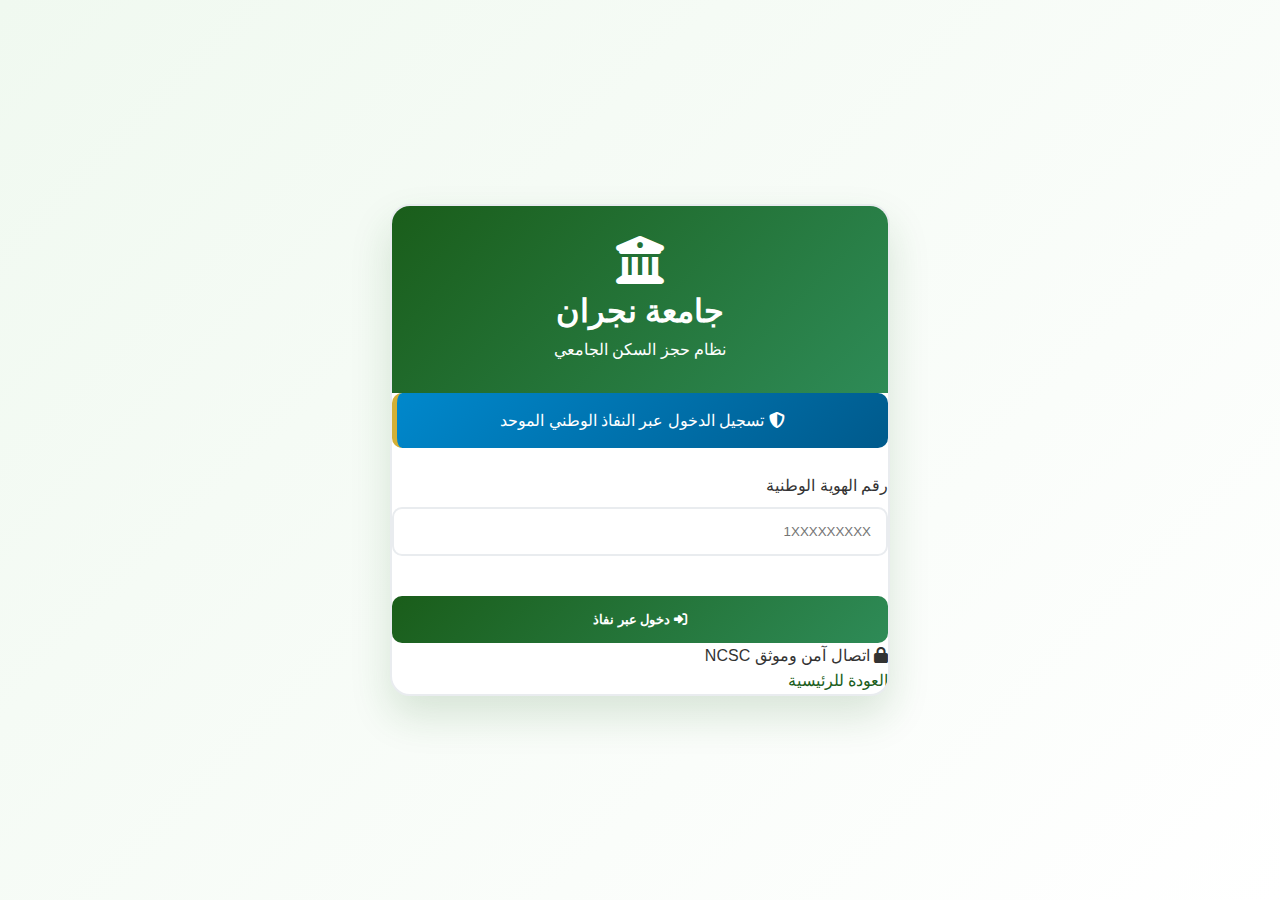
<file: login.html>
<!DOCTYPE html>
<html lang="ar" dir="rtl">
<head>
    <meta charset="UTF-8">
    <meta name="viewport" content="width=device-width, initial-scale=1.0">
    <title>تسجيل الدخول - نظام سكن جامعة نجران</title>
    
    <link rel="stylesheet" href="css/main.css">
    <link rel="stylesheet" href="https://cdnjs.cloudflare.com/ajax/libs/font-awesome/6.4.0/css/all.min.css">
    
    <style>
        /* أنماطك التي أرسلتها وضعتها لك هنا لتعمل الصفحة فوراً */
        .login-page {
            min-height: 100vh;
            display: flex;
            align-items: center;
            justify-content: center;
            background: linear-gradient(135deg, #f0f9f0 0%, #ffffff 100%);
            padding: 40px 20px;
        }
        .login-container {
            background: #ffffff;
            border-radius: 20px;
            box-shadow: 0 20px 40px rgba(26, 93, 26, 0.15);
            overflow: hidden;
            width: 100%;
            max-width: 500px;
            border: 2px solid #e9ecef;
        }
        .login-header {
            background: linear-gradient(135deg, #1a5d1a, #2e8b57);
            padding: 30px;
            text-align: center;
            color: #ffffff;
        }
        .nafath-banner {
            background: linear-gradient(135deg, #0088cc, #005a8c);
            color: white;
            padding: 15px;
            border-radius: 10px;
            text-align: center;
            margin-bottom: 25px;
            border-left: 5px solid #d4af37;
        }
        .form-input {
            width: 100%;
            padding: 15px;
            border: 2px solid #e9ecef;
            border-radius: 10px;
            margin-bottom: 20px;
        }
        .login-btn {
            width: 100%;
            padding: 16px;
            background: linear-gradient(135deg, #1a5d1a, #2e8b57);
            color: white;
            border: none;
            border-radius: 10px;
            font-weight: bold;
            cursor: pointer;
        }
    </style>
</head>
<body>

    <div class="login-page">
        <div class="login-container">
            <div class="login-header">
                <i class="fas fa-university fa-3x mb-3"></i>
                <h1>جامعة نجران</h1>
                <p>نظام حجز السكن الجامعي</p>
            </div>

            <div class="login-body">
                <div class="nafath-banner">
                    <i class="fas fa-shield-alt"></i>
                    <span>تسجيل الدخول عبر النفاذ الوطني الموحد</span>
                </div>

                <form action="success.html">
                    <div class="form-group">
                        <label class="form-label">رقم الهوية الوطنية</label>
                        <input type="text" class="form-input" placeholder="1XXXXXXXXX" required>
                    </div>

                    <button type="submit" class="login-btn">
                        <i class="fas fa-sign-in-alt"></i> دخول عبر نفاذ
                    </button>
                </form>

                <div class="security-badge">
                    <i class="fas fa-lock"></i>
                    <span>اتصال آمن وموثق NCSC</span>
                </div>
            </div>

            <div class="login-footer">
                <a href="index.html">العودة للرئيسية</a>
            </div>
        </div>
    </div>

</body>
</html>
</file>
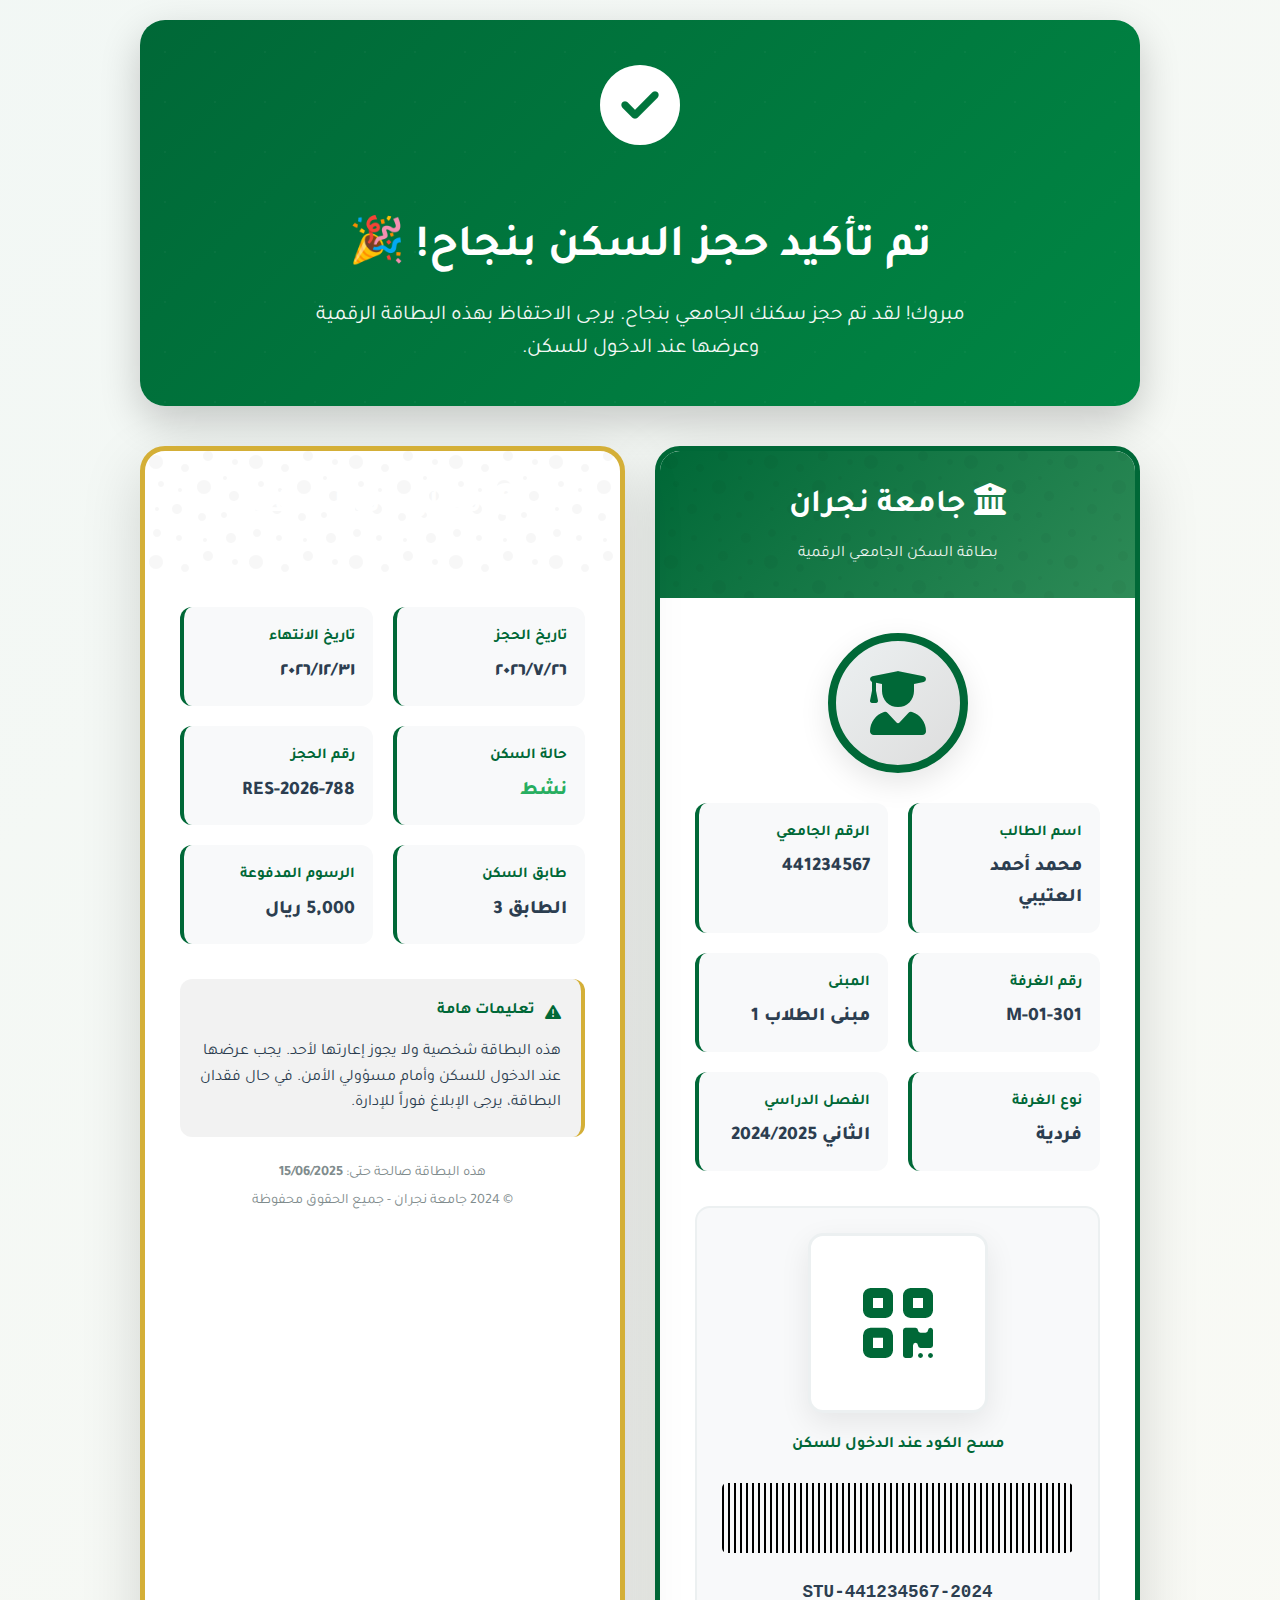
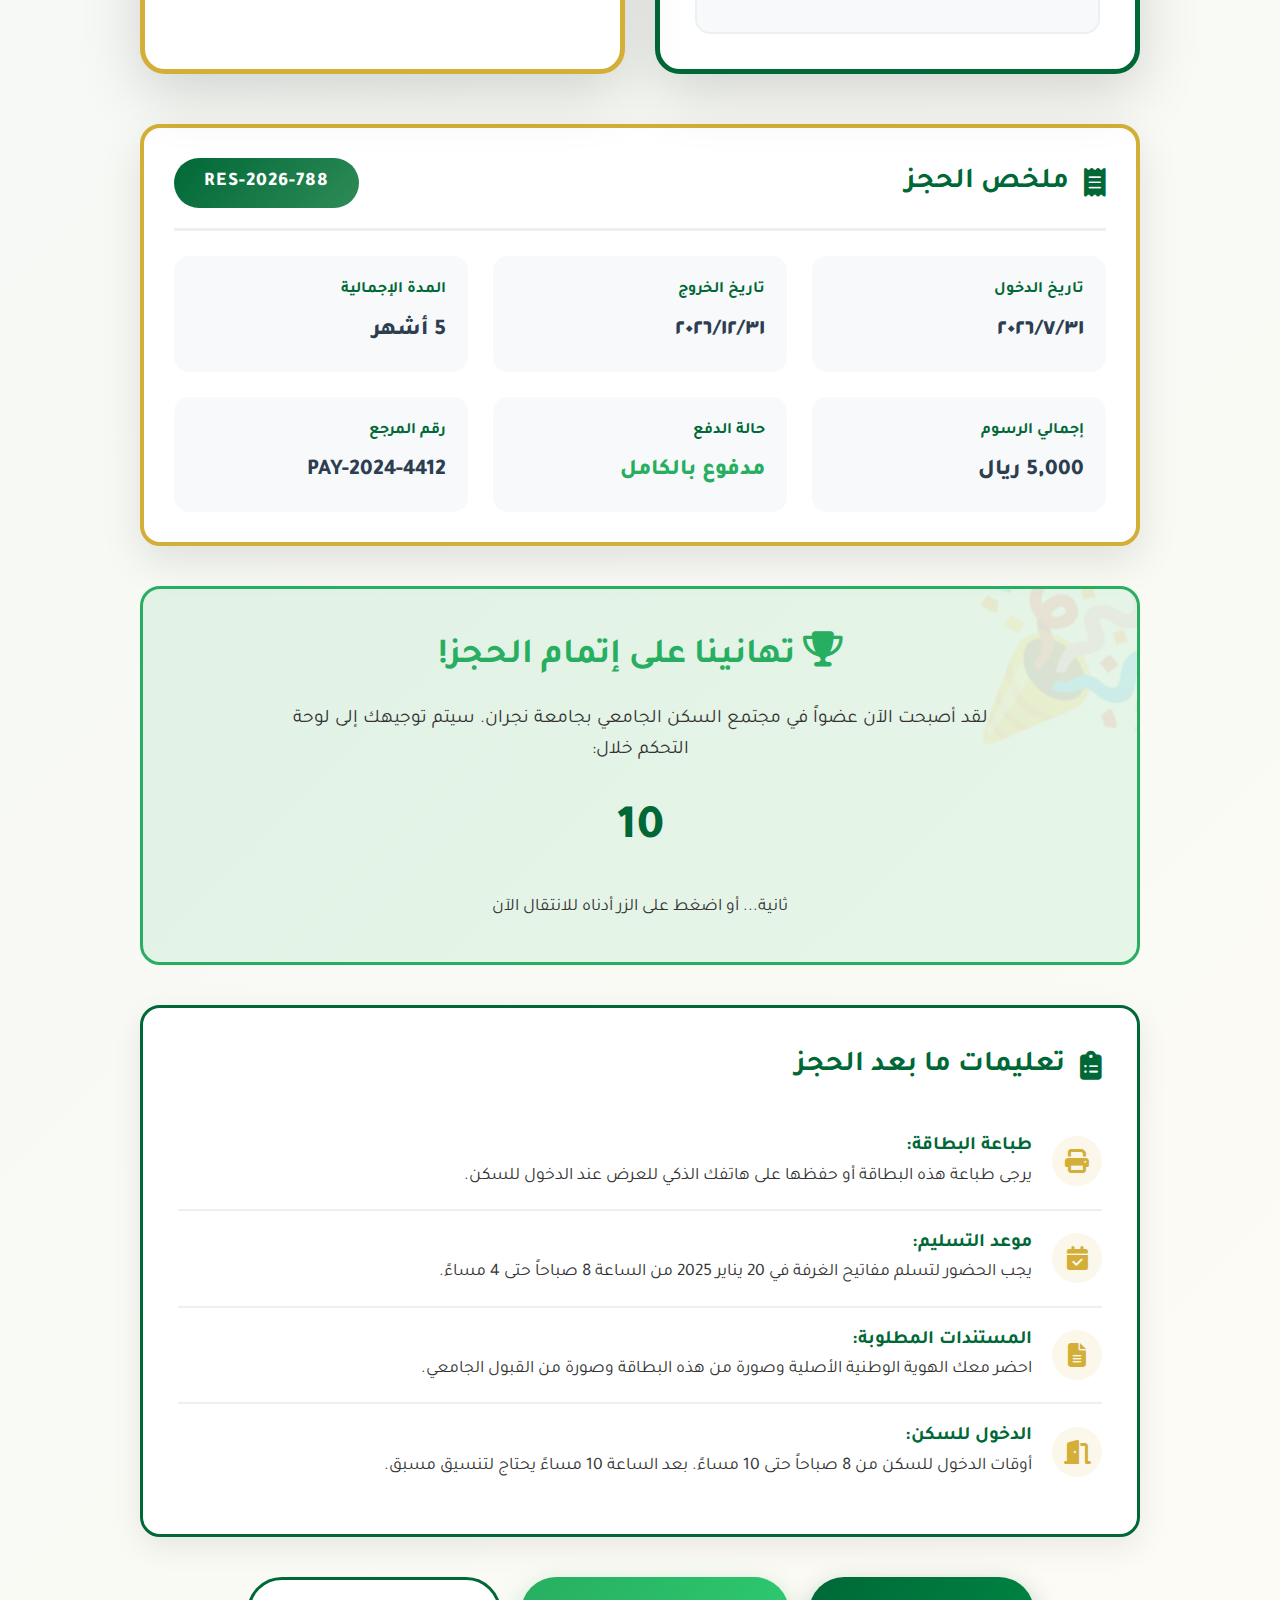
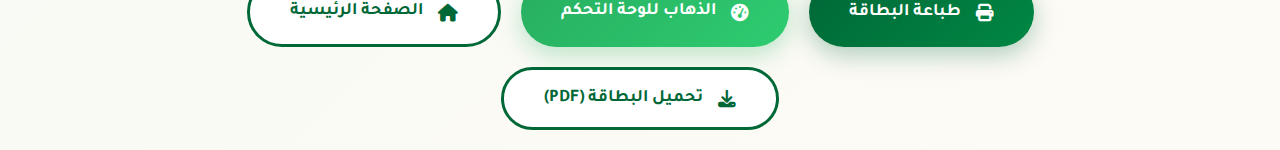
<file: success.html>
<!DOCTYPE html>
<html lang="ar" dir="rtl">
<head>
    <meta charset="UTF-8">
    <meta name="viewport" content="width=device-width, initial-scale=1.0">
    <title>تم تأكيد الحجز - بطاقة السكن الرقمية | جامعة نجران</title>
    <link rel="stylesheet" href="css/main.css">
    <link rel="stylesheet" href="https://cdnjs.cloudflare.com/ajax/libs/font-awesome/6.4.0/css/all.min.css">
    <link href="https://fonts.googleapis.com/css2?family=Tajawal:wght@300;400;500;700;800&display=swap" rel="stylesheet">
    <style>
        :root {
            --nu-green: #006837;
            --nu-gold: #D4AF37;
            --light: #F8F9FA;
            --light-gray: #ECF0F1;
            --dark: #2C3E50;
            --dark-gray: #7F8C8D;
            --success: #27AE60;
            --warning: #F39C12;
            --danger: #E74C3C;
            --info: #3498DB;
        }
        
        body {
            font-family: 'Tajawal', sans-serif;
            background: linear-gradient(135deg, rgba(0,104,55,0.05), rgba(212,175,55,0.05));
            min-height: 100vh;
            padding: 20px;
            direction: rtl;
        }
        
        .success-container {
            max-width: 1000px;
            margin: 0 auto;
        }
        
        .success-header {
            text-align: center;
            margin-bottom: 40px;
            padding: 40px;
            background: linear-gradient(135deg, var(--nu-green), #008744);
            border-radius: 25px;
            color: white;
            box-shadow: 0 15px 40px rgba(0,0,0,0.2);
            position: relative;
            overflow: hidden;
        }
        
        .success-header::before {
            content: '';
            position: absolute;
            top: -50%;
            right: -50%;
            width: 200%;
            height: 200%;
            background: radial-gradient(circle, rgba(255,255,255,0.1) 1px, transparent 1px);
            background-size: 50px 50px;
            opacity: 0.3;
            animation: float 20s linear infinite;
        }
        
        @keyframes float {
            0% { transform: rotate(0deg); }
            100% { transform: rotate(360deg); }
        }
        
        .success-icon {
            font-size: 5rem;
            margin-bottom: 25px;
            animation: bounce 2s ease infinite;
            position: relative;
            z-index: 1;
        }
        
        @keyframes bounce {
            0%, 100% { transform: translateY(0) scale(1); }
            50% { transform: translateY(-20px) scale(1.1); }
        }
        
        .success-header h1 {
            font-size: 2.8rem;
            margin-bottom: 15px;
            position: relative;
            z-index: 1;
        }
        
        .success-header p {
            font-size: 1.3rem;
            opacity: 0.95;
            max-width: 700px;
            margin: 0 auto;
            position: relative;
            z-index: 1;
            line-height: 1.6;
        }
        
        .id-card-container {
            display: grid;
            grid-template-columns: 1fr 1fr;
            gap: 30px;
            margin-bottom: 50px;
        }
        
        @media (max-width: 768px) {
            .id-card-container {
                grid-template-columns: 1fr;
            }
        }
        
        .id-card {
            background: white;
            border-radius: 25px;
            overflow: hidden;
            box-shadow: 0 20px 60px rgba(0,0,0,0.15);
            border: 5px solid var(--nu-green);
            position: relative;
            transition: transform 0.3s ease;
        }
        
        .id-card:hover {
            transform: translateY(-10px);
        }
        
        .id-card-back {
            border-color: var(--nu-gold);
        }
        
        .id-header {
            background: linear-gradient(135deg, var(--nu-green), var(--nu-green-light));
            color: white;
            padding: 30px;
            text-align: center;
            position: relative;
            overflow: hidden;
        }
        
        .id-header::after {
            content: '';
            position: absolute;
            top: 0;
            right: 0;
            width: 100%;
            height: 100%;
            background: url("data:image/svg+xml,%3Csvg width='100' height='100' viewBox='0 0 100 100' xmlns='http://www.w3.org/2000/svg'%3E%3Cpath d='M11 18c3.866 0 7-3.134 7-7s-3.134-7-7-7-7 3.134-7 7 3.134 7 7 7zm48 25c3.866 0 7-3.134 7-7s-3.134-7-7-7-7 3.134-7 7 3.134 7 7 7zm-43-7c1.657 0 3-1.343 3-3s-1.343-3-3-3-3 1.343-3 3 1.343 3 3 3zm63 31c1.657 0 3-1.343 3-3s-1.343-3-3-3-3 1.343-3 3 1.343 3 3 3zM34 90c1.657 0 3-1.343 3-3s-1.343-3-3-3-3 1.343-3 3 1.343 3 3 3zm56-76c1.657 0 3-1.343 3-3s-1.343-3-3-3-3 1.343-3 3 1.343 3 3 3zM12 86c2.21 0 4-1.79 4-4s-1.79-4-4-4-4 1.79-4 4 1.79 4 4 4zm28-65c2.21 0 4-1.79 4-4s-1.79-4-4-4-4 1.79-4 4 1.79 4 4 4zm23-11c2.76 0 5-2.24 5-5s-2.24-5-5-5-5 2.24-5 5 2.24 5 5 5zm-6 60c2.21 0 4-1.79 4-4s-1.79-4-4-4-4 1.79-4 4 1.79 4 4 4zm29 22c2.76 0 5-2.24 5-5s-2.24-5-5-5-5 2.24-5 5 2.24 5 5 5zM32 63c2.76 0 5-2.24 5-5s-2.24-5-5-5-5 2.24-5 5 2.24 5 5 5zm57-13c2.76 0 5-2.24 5-5s-2.24-5-5-5-5 2.24-5 5 2.24 5 5 5zm-9-21c1.105 0 2-.895 2-2s-.895-2-2-2-2 .895-2 2 .895 2 2 2zM60 91c1.105 0 2-.895 2-2s-.895-2-2-2-2 .895-2 2 .895 2 2 2zM35 41c1.105 0 2-.895 2-2s-.895-2-2-2-2 .895-2 2 .895 2 2 2zM12 60c1.105 0 2-.895 2-2s-.895-2-2-2-2 .895-2 2 .895 2 2 2z' fill='%23000000' fill-opacity='0.1' fill-rule='evenodd'/%3E%3C/svg%3E");
            opacity: 0.3;
        }
        
        .id-header h2 {
            font-size: 2rem;
            margin-bottom: 10px;
            position: relative;
            z-index: 1;
        }
        
        .id-header p {
            opacity: 0.9;
            position: relative;
            z-index: 1;
        }
        
        .id-body {
            padding: 35px;
        }
        
        .id-photo {
            width: 140px;
            height: 140px;
            background: linear-gradient(135deg, var(--light-gray), #ddd);
            border-radius: 50%;
            margin: 0 auto 30px;
            display: flex;
            align-items: center;
            justify-content: center;
            font-size: 4rem;
            color: var(--nu-green);
            border: 8px solid var(--nu-green);
            box-shadow: 0 10px 30px rgba(0,0,0,0.1);
        }
        
        .id-details {
            display: grid;
            grid-template-columns: repeat(2, 1fr);
            gap: 20px;
            margin-bottom: 35px;
        }
        
        .id-detail {
            padding: 18px;
            background: var(--light);
            border-radius: 12px;
            border-left: 4px solid var(--nu-green);
            transition: transform 0.3s ease;
        }
        
        .id-detail:hover {
            transform: translateX(-5px);
        }
        
        .id-label {
            display: block;
            font-weight: 700;
            color: var(--nu-green);
            margin-bottom: 8px;
            font-size: 0.95rem;
        }
        
        .id-value {
            display: block;
            font-size: 1.2rem;
            font-weight: 800;
            color: var(--dark);
        }
        
        .id-qr {
            text-align: center;
            padding: 25px;
            background: var(--light);
            border-radius: 15px;
            margin-top: 30px;
            border: 2px solid var(--light-gray);
        }
        
        .qr-code {
            width: 180px;
            height: 180px;
            background: white;
            border: 3px solid var(--light-gray);
            border-radius: 15px;
            margin: 0 auto;
            display: flex;
            align-items: center;
            justify-content: center;
            font-size: 5rem;
            color: var(--nu-green);
            margin-bottom: 20px;
            box-shadow: 0 10px 30px rgba(0,0,0,0.08);
        }
        
        .id-barcode {
            height: 70px;
            background: repeating-linear-gradient(
                90deg,
                #000,
                #000 2px,
                transparent 2px,
                transparent 6px
            );
            margin: 25px 0;
            border-radius: 5px;
        }
        
        .card-actions {
            display: flex;
            gap: 20px;
            flex-wrap: wrap;
            justify-content: center;
            margin-top: 40px;
        }
        
        .btn {
            padding: 18px 40px;
            border-radius: 50px;
            font-weight: 700;
            text-decoration: none;
            display: inline-flex;
            align-items: center;
            justify-content: center;
            gap: 15px;
            transition: all 0.3s ease;
            border: none;
            cursor: pointer;
            font-size: 1.1rem;
            min-width: 220px;
        }
        
        .btn-primary {
            background: linear-gradient(135deg, var(--nu-green), #008744);
            color: white;
            box-shadow: 0 8px 25px rgba(0,104,55,0.3);
        }
        
        .btn-primary:hover {
            background: linear-gradient(135deg, #008744, var(--nu-green));
            transform: translateY(-5px);
            box-shadow: 0 15px 35px rgba(0,104,55,0.4);
        }
        
        .btn-success {
            background: linear-gradient(135deg, var(--success), #2ECC71);
            color: white;
            box-shadow: 0 8px 25px rgba(39,174,96,0.3);
        }
        
        .btn-success:hover {
            background: linear-gradient(135deg, #2ECC71, var(--success));
            transform: translateY(-5px);
        }
        
        .btn-secondary {
            background: white;
            color: var(--nu-green);
            border: 3px solid var(--nu-green);
        }
        
        .btn-secondary:hover {
            background: var(--nu-green);
            color: white;
        }
        
        .reservation-summary {
            background: white;
            border-radius: 20px;
            padding: 30px;
            margin-bottom: 40px;
            border: 4px solid var(--nu-gold);
            box-shadow: 0 15px 40px rgba(0,0,0,0.1);
        }
        
        .summary-header {
            display: flex;
            justify-content: space-between;
            align-items: center;
            margin-bottom: 25px;
            padding-bottom: 20px;
            border-bottom: 3px solid var(--light-gray);
        }
        
        .summary-header h3 {
            color: var(--nu-green);
            font-size: 1.8rem;
            display: flex;
            align-items: center;
            gap: 15px;
        }
        
        .reservation-id {
            background: linear-gradient(135deg, var(--nu-green), var(--nu-green-light));
            color: white;
            padding: 10px 30px;
            border-radius: 50px;
            font-weight: 800;
            font-size: 1.2rem;
            letter-spacing: 1px;
        }
        
        .summary-grid {
            display: grid;
            grid-template-columns: repeat(auto-fit, minmax(250px, 1fr));
            gap: 25px;
        }
        
        .summary-item {
            padding: 20px;
            background: var(--light);
            border-radius: 15px;
            border: 2px solid transparent;
            transition: all 0.3s ease;
        }
        
        .summary-item:hover {
            border-color: var(--nu-green);
            transform: translateY(-5px);
        }
        
        .summary-label {
            display: block;
            font-weight: 700;
            color: var(--nu-green);
            margin-bottom: 10px;
            font-size: 1rem;
        }
        
        .summary-value {
            display: block;
            font-size: 1.4rem;
            font-weight: 800;
            color: var(--dark);
        }
        
        .success-message {
            text-align: center;
            padding: 40px;
            background: linear-gradient(135deg, rgba(39,174,96,0.1), rgba(46,204,113,0.1));
            border-radius: 20px;
            margin: 40px 0;
            border: 3px solid var(--success);
            position: relative;
            overflow: hidden;
        }
        
        .success-message::before {
            content: '🎉';
            position: absolute;
            font-size: 10rem;
            opacity: 0.1;
            top: -30px;
            right: -30px;
        }
        
        .success-message h3 {
            color: var(--success);
            font-size: 2.2rem;
            margin-bottom: 20px;
            position: relative;
            z-index: 1;
        }
        
        .countdown {
            font-size: 3rem;
            font-weight: 800;
            color: var(--nu-green);
            margin: 25px 0;
            font-family: 'Tajawal', monospace;
            position: relative;
            z-index: 1;
            animation: pulse 1s ease infinite;
        }
        
        @keyframes pulse {
            0%, 100% { opacity: 1; }
            50% { opacity: 0.7; }
        }
        
        .instructions {
            background: white;
            border-radius: 20px;
            padding: 35px;
            margin-top: 40px;
            border: 3px solid var(--nu-green);
            box-shadow: 0 10px 30px rgba(0,0,0,0.08);
        }
        
        .instructions h3 {
            color: var(--nu-green);
            margin-bottom: 25px;
            font-size: 1.8rem;
            display: flex;
            align-items: center;
            gap: 15px;
        }
        
        .instructions-list {
            list-style: none;
            padding: 0;
        }
        
        .instructions-list li {
            padding: 18px 0;
            border-bottom: 2px solid var(--light-gray);
            display: flex;
            align-items: center;
            gap: 20px;
            font-size: 1.1rem;
            line-height: 1.6;
        }
        
        .instructions-list li:last-child {
            border-bottom: none;
        }
        
        .instructions-list li i {
            color: var(--nu-gold);
            font-size: 1.5rem;
            background: rgba(212,175,55,0.1);
            width: 50px;
            height: 50px;
            display: flex;
            align-items: center;
            justify-content: center;
            border-radius: 50%;
            flex-shrink: 0;
        }
        
        @media (max-width: 768px) {
            .success-header {
                padding: 30px 20px;
            }
            
            .success-header h1 {
                font-size: 2.2rem;
            }
            
            .id-details {
                grid-template-columns: 1fr;
            }
            
            .summary-grid {
                grid-template-columns: 1fr;
            }
            
            .summary-header {
                flex-direction: column;
                gap: 20px;
                text-align: center;
            }
            
            .card-actions {
                flex-direction: column;
            }
            
            .btn {
                min-width: 100%;
            }
            
            .countdown {
                font-size: 2.5rem;
            }
        }
        
        @media print {
            .btn, .card-actions, .success-message {
                display: none !important;
            }
            
            .id-card-container {
                break-inside: avoid;
            }
        }
    </style>
</head>
<body>
    <div class="success-container">
        <!-- رأس الصفحة -->
        <div class="success-header">
            <div class="success-icon">
                <i class="fas fa-check-circle"></i>
            </div>
            <h1>تم تأكيد حجز السكن بنجاح! 🎉</h1>
            <p>مبروك! لقد تم حجز سكنك الجامعي بنجاح. يرجى الاحتفاظ بهذه البطاقة الرقمية وعرضها عند الدخول للسكن.</p>
        </div>

        <!-- بطاقة السكن الرقمية -->
        <div class="id-card-container">
            <!-- وجه البطاقة -->
            <div class="id-card id-card-front">
                <div class="id-header">
                    <h2><i class="fas fa-university"></i> جامعة نجران</h2>
                    <p>بطاقة السكن الجامعي الرقمية</p>
                </div>
                <div class="id-body">
                    <div class="id-photo">
                        <i class="fas fa-user-graduate"></i>
                    </div>
                    
                    <div class="id-details">
                        <div class="id-detail">
                            <span class="id-label">اسم الطالب</span>
                            <span class="id-value" id="studentName">محمد أحمد العتيبي</span>
                        </div>
                        <div class="id-detail">
                            <span class="id-label">الرقم الجامعي</span>
                            <span class="id-value" id="studentId">441234567</span>
                        </div>
                        <div class="id-detail">
                            <span class="id-label">رقم الغرفة</span>
                            <span class="id-value" id="roomNumber">M-01-301</span>
                        </div>
                        <div class="id-detail">
                            <span class="id-label">المبنى</span>
                            <span class="id-value" id="buildingName">مبنى الطلاب 1</span>
                        </div>
                        <div class="id-detail">
                            <span class="id-label">نوع الغرفة</span>
                            <span class="id-value" id="roomType">فردية</span>
                        </div>
                        <div class="id-detail">
                            <span class="id-label">الفصل الدراسي</span>
                            <span class="id-value" id="semester">الثاني 2024/2025</span>
                        </div>
                    </div>

                    <div class="id-qr">
                        <div class="qr-code">
                            <i class="fas fa-qrcode"></i>
                        </div>
                        <p style="font-weight: 700; color: var(--nu-green); margin-bottom: 10px;">مسح الكود عند الدخول للسكن</p>
                        <div class="id-barcode"></div>
                        <p class="barcode-number" style="font-family: monospace; font-size: 1.1rem; font-weight: 700; color: var(--dark);">STU-441234567-2024</p>
                    </div>
                </div>
            </div>

            <!-- ظهر البطاقة -->
            <div class="id-card id-card-back">
                <div class="id-header" style="background: linear-gradient(135deg, var(--nu-gold), var(--nu-gold-light));">
                    <h2><i class="fas fa-info-circle"></i> معلومات إضافية</h2>
                </div>
                <div class="id-body">
                    <div class="id-details">
                        <div class="id-detail">
                            <span class="id-label">تاريخ الحجز</span>
                            <span class="id-value" id="reservationDate">15 يناير 2025</span>
                        </div>
                        <div class="id-detail">
                            <span class="id-label">تاريخ الانتهاء</span>
                            <span class="id-value" id="expiryDate">15 يونيو 2025</span>
                        </div>
                        <div class="id-detail">
                            <span class="id-label">حالة السكن</span>
                            <span class="id-value" style="color: var(--success); font-weight: 800;">نشط</span>
                        </div>
                        <div class="id-detail">
                            <span class="id-label">رقم الحجز</span>
                            <span class="id-value" id="reservationId">RES-2024-001</span>
                        </div>
                        <div class="id-detail">
                            <span class="id-label">طابق السكن</span>
                            <span class="id-value" id="floorNumber">الطابق الثالث</span>
                        </div>
                        <div class="id-detail">
                            <span class="id-label">الرسوم المدفوعة</span>
                            <span class="id-value" id="feesPaid">5,000 ريال</span>
                        </div>
                    </div>

                    <div style="margin-top: 25px; padding: 20px; background: rgba(0,0,0,0.05); border-radius: 12px; border-right: 4px solid var(--nu-gold);">
                        <h4 style="color: var(--nu-green); margin-bottom: 15px; display: flex; align-items: center; gap: 10px;">
                            <i class="fas fa-exclamation-triangle"></i> تعليمات هامة
                        </h4>
                        <p style="font-size: 1rem; line-height: 1.6; color: var(--dark);">
                            هذه البطاقة شخصية ولا يجوز إعارتها لأحد. يجب عرضها عند الدخول للسكن وأمام مسؤولي الأمن. في حال فقدان البطاقة، يرجى الإبلاغ فوراً للإدارة.
                        </p>
                    </div>

                    <div style="margin-top: 25px; text-align: center; color: var(--dark-gray); font-size: 0.9rem;">
                        <p style="margin-bottom: 5px;">هذه البطاقة صالحة حتى: <strong>15/06/2025</strong></p>
                        <p>© 2024 جامعة نجران - جميع الحقوق محفوظة</p>
                    </div>
                </div>
            </div>
        </div>

        <!-- ملخص الحجز -->
        <div class="reservation-summary">
            <div class="summary-header">
                <h3><i class="fas fa-receipt"></i> ملخص الحجز</h3>
                <div class="reservation-id" id="reservationIdDisplay">RES-2024-001</div>
            </div>
            <div class="summary-grid">
                <div class="summary-item">
                    <span class="summary-label">تاريخ الدخول</span>
                    <span class="summary-value" id="checkInDate">20 يناير 2025</span>
                </div>
                <div class="summary-item">
                    <span class="summary-label">تاريخ الخروج</span>
                    <span class="summary-value" id="checkOutDate">20 يونيو 2025</span>
                </div>
                <div class="summary-item">
                    <span class="summary-label">المدة الإجمالية</span>
                    <span class="summary-value">5 أشهر</span>
                </div>
                <div class="summary-item">
                    <span class="summary-label">إجمالي الرسوم</span>
                    <span class="summary-value">5,000 ريال</span>
                </div>
                <div class="summary-item">
                    <span class="summary-label">حالة الدفع</span>
                    <span class="summary-value" style="color: var(--success);">مدفوع بالكامل</span>
                </div>
                <div class="summary-item">
                    <span class="summary-label">رقم المرجع</span>
                    <span class="summary-value">PAY-2024-4412</span>
                </div>
            </div>
        </div>

        <!-- رسالة النجاح -->
        <div class="success-message">
            <h3><i class="fas fa-trophy"></i> تهانينا على إتمام الحجز!</h3>
            <p style="font-size: 1.2rem; margin-bottom: 20px; max-width: 700px; margin-left: auto; margin-right: auto;">لقد أصبحت الآن عضواً في مجتمع السكن الجامعي بجامعة نجران. سيتم توجيهك إلى لوحة التحكم خلال:</p>
            <div class="countdown" id="redirectCountdown">10</div>
            <p style="font-size: 1.1rem;">ثانية... أو اضغط على الزر أدناه للانتقال الآن</p>
        </div>

        <!-- تعليمات ما بعد الحجز -->
        <div class="instructions">
            <h3><i class="fas fa-clipboard-list"></i> تعليمات ما بعد الحجز</h3>
            <ul class="instructions-list">
                <li>
                    <i class="fas fa-print"></i>
                    <div>
                        <strong style="color: var(--nu-green); font-size: 1.2rem;">طباعة البطاقة:</strong>
                        <p>يرجى طباعة هذه البطاقة أو حفظها على هاتفك الذكي للعرض عند الدخول للسكن.</p>
                    </div>
                </li>
                <li>
                    <i class="fas fa-calendar-check"></i>
                    <div>
                        <strong style="color: var(--nu-green); font-size: 1.2rem;">موعد التسليم:</strong>
                        <p>يجب الحضور لتسلم مفاتيح الغرفة في 20 يناير 2025 من الساعة 8 صباحاً حتى 4 مساءً.</p>
                    </div>
                </li>
                <li>
                    <i class="fas fa-file-alt"></i>
                    <div>
                        <strong style="color: var(--nu-green); font-size: 1.2rem;">المستندات المطلوبة:</strong>
                        <p>احضر معك الهوية الوطنية الأصلية وصورة من هذه البطاقة وصورة من القبول الجامعي.</p>
                    </div>
                </li>
                <li>
                    <i class="fas fa-door-open"></i>
                    <div>
                        <strong style="color: var(--nu-green); font-size: 1.2rem;">الدخول للسكن:</strong>
                        <p>أوقات الدخول للسكن من 8 صباحاً حتى 10 مساءً. بعد الساعة 10 مساءً يحتاج لتنسيق مسبق.</p>
                    </div>
                </li>
            </ul>
        </div>

        <!-- أزرار الإجراءات -->
        <div class="card-actions">
            <button class="btn btn-primary" onclick="window.print()">
                <i class="fas fa-print"></i>
                طباعة البطاقة
            </button>
            <a href="dashboard.html" class="btn btn-success" id="dashboardBtn">
                <i class="fas fa-tachometer-alt"></i>
                الذهاب للوحة التحكم
            </a>
            <a href="index.html" class="btn btn-secondary">
                <i class="fas fa-home"></i>
                الصفحة الرئيسية
            </a>
            <button class="btn btn-secondary" id="downloadCard">
                <i class="fas fa-download"></i>
                تحميل البطاقة (PDF)
            </button>
        </div>
    </div>

    <script>
        // تحميل بيانات الحجز من localStorage
        document.addEventListener('DOMContentLoaded', function() {
            // الحصول على بيانات من localStorage
            const userData = JSON.parse(localStorage.getItem('userData')) || {
                name: 'محمد أحمد العتيبي',
                studentId: '441234567',
                gender: 'male'
            };
            
            const roomData = JSON.parse(localStorage.getItem('selectedRoom')) || {
                id: 'M-01-301',
                buildingName: 'مبنى الطلاب 1',
                type: 'فردية',
                floor: 3,
                price: '5,000'
            };
            
            const signature = localStorage.getItem('digitalSignature') || userData.name;
            
            // توليد رقم حجز عشوائي
            const reservationId = 'RES-' + new Date().getFullYear() + '-' + 
                Math.floor(Math.random() * 1000).toString().padStart(3, '0');
            
            // تعبئة البيانات في البطاقة
            document.getElementById('studentName').textContent = signature || userData.name;
            document.getElementById('studentId').textContent = userData.studentId;
            document.getElementById('roomNumber').textContent = roomData.id;
            document.getElementById('buildingName').textContent = roomData.buildingName;
            document.getElementById('roomType').textContent = roomData.type;
            document.getElementById('reservationId').textContent = reservationId;
            document.getElementById('reservationIdDisplay').textContent = reservationId;
            
            // تواريخ
            const now = new Date();
            const checkInDate = new Date(now);
            checkInDate.setDate(now.getDate() + 5); // بعد 5 أيام
            
            const expiryDate = new Date(checkInDate);
            expiryDate.setMonth(expiryDate.getMonth() + 5); // بعد 5 أشهر
            
            document.getElementById('reservationDate').textContent = now.toLocaleDateString('ar-SA');
            document.getElementById('checkInDate').textContent = checkInDate.toLocaleDateString('ar-SA');
            document.getElementById('expiryDate').textContent = expiryDate.toLocaleDateString('ar-SA');
            document.getElementById('checkOutDate').textContent = expiryDate.toLocaleDateString('ar-SA');
            
            document.getElementById('floorNumber').textContent = roomData.floor ? `الطابق ${roomData.floor}` : 'الطابق الثالث';
            document.getElementById('feesPaid').textContent = roomData.price ? `${roomData.price} ريال` : '5,000 ريال';
            document.getElementById('semester').textContent = 'الثاني 2024/2025';
            
            // حفظ بيانات الحجز
            const reservation = {
                id: reservationId,
                studentId: userData.studentId,
                studentName: signature || userData.name,
                roomId: roomData.id,
                building: roomData.buildingName,
                roomType: roomData.type,
                price: roomData.price,
                status: 'confirmed',
                paymentStatus: 'paid',
                reservationDate: now.toISOString(),
                checkInDate: checkInDate.toISOString(),
                checkOutDate: expiryDate.toISOString()
            };
            
            localStorage.setItem('reservation', JSON.stringify(reservation));
            
            // حفظ في applications.json الوهمي
            saveToApplications(reservation, userData, roomData);
            
            // بدء العد التنازلي
            startRedirectCountdown();
            
            // زر التحميل
            document.getElementById('downloadCard').addEventListener('click', function() {
                alert('جارٍ إنشاء ملف PDF للبطاقة الرقمية...');
                setTimeout(() => {
                    alert('تم تحميل البطاقة الرقمية بنجاح (ملف PDF)');
                }, 1500);
            });
        });
        
        // بدء العد التنازلي للتوجيه
        function startRedirectCountdown() {
            let seconds = 10;
            const countdownElement = document.getElementById('redirectCountdown');
            const dashboardBtn = document.getElementById('dashboardBtn');
            
            const countdownInterval = setInterval(() => {
                seconds--;
                countdownElement.textContent = seconds;
                
                if (seconds <= 0) {
                    clearInterval(countdownInterval);
                    window.location.href = 'dashboard.html';
                }
            }, 1000);
            
            // إلغاء التوجيه التلقائي عند النقر على الزر
            dashboardBtn.addEventListener('click', function() {
                clearInterval(countdownInterval);
            });
        }
        
        // حفظ بيانات الحجز في applications.json (محاكاة)
        function saveToApplications(reservation, userData, roomData) {
            const application = {
                applicationId: 'APP-' + Date.now(),
                studentId: userData.studentId,
                studentName: userData.name,
                roomId: roomData.id,
                roomNumber: roomData.roomNumber || '301',
                building: roomData.buildingName,
                floor: roomData.floor,
                roomType: roomData.type,
                price: roomData.price,
                status: 'confirmed',
                paymentStatus: 'paid',
                reservationDate: new Date().toISOString(),
                checkInDate: reservation.checkInDate,
                checkOutDate: reservation.checkOutDate,
                priorityScore: userData.priority || 95,
                termsAccepted: true,
                digitalSignature: localStorage.getItem('digitalSignature') || userData.name
            };
            
            // الحصول على القائمة الحالية
            let applications = JSON.parse(localStorage.getItem('applications')) || [];
            
            // إضافة الطلب الجديد
            applications.push(application);
            
            // حفظ في localStorage
            localStorage.setItem('applications', JSON.stringify(applications));
            
            console.log('تم حفظ الطلب في التطبيق:', application);
            
            // تحديث لوحة الإدارة تلقائياً
            updateAdminDashboard(application);
        }
        
        // تحديث لوحة الإدارة (محاكاة)
        function updateAdminDashboard(application) {
            // إرسال إشعار للوحة الإدارة
            const adminNotification = {
                type: 'new_application',
                application: application,
                timestamp: new Date().toISOString()
            };
            
            localStorage.setItem('lastNotification', JSON.stringify(adminNotification));
            
            // تحديث الإحصائيات
            updateAdminStats();
        }
        
        // تحديث إحصائيات الإدارة
        function updateAdminStats() {
            const applications = JSON.parse(localStorage.getItem('applications')) || [];
            
            const stats = {
                total: applications.length,
                confirmed: applications.filter(app => app.status === 'confirmed').length,
                pending: applications.filter(app => app.status === 'pending').length,
                male: applications.filter(app => {
                    const studentId = app.studentId || '';
                    return studentId.startsWith('44');
                }).length,
                female: applications.filter(app => {
                    const studentId = app.studentId || '';
                    return studentId.startsWith('45');
                }).length
            };
            
            localStorage.setItem('adminStats', JSON.stringify(stats));
        }
    </script>
</body>
  </html>
</file>
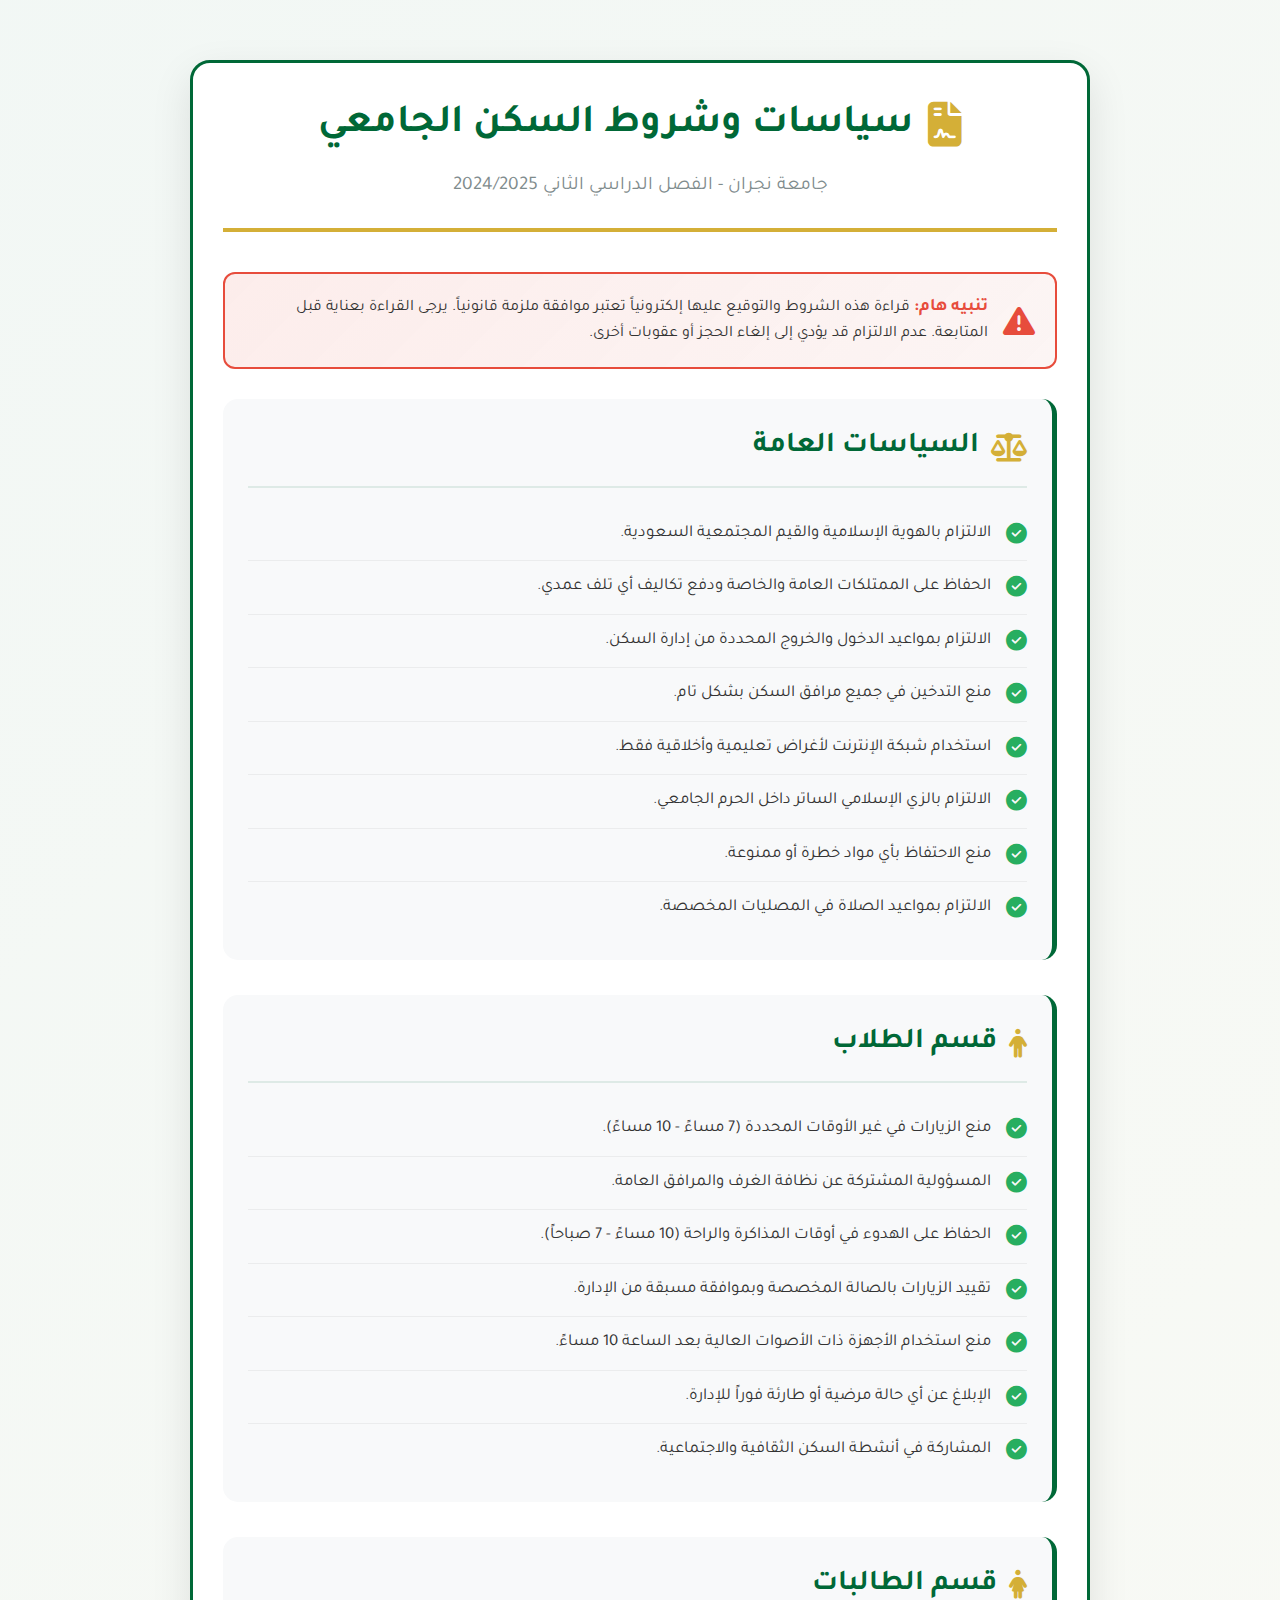
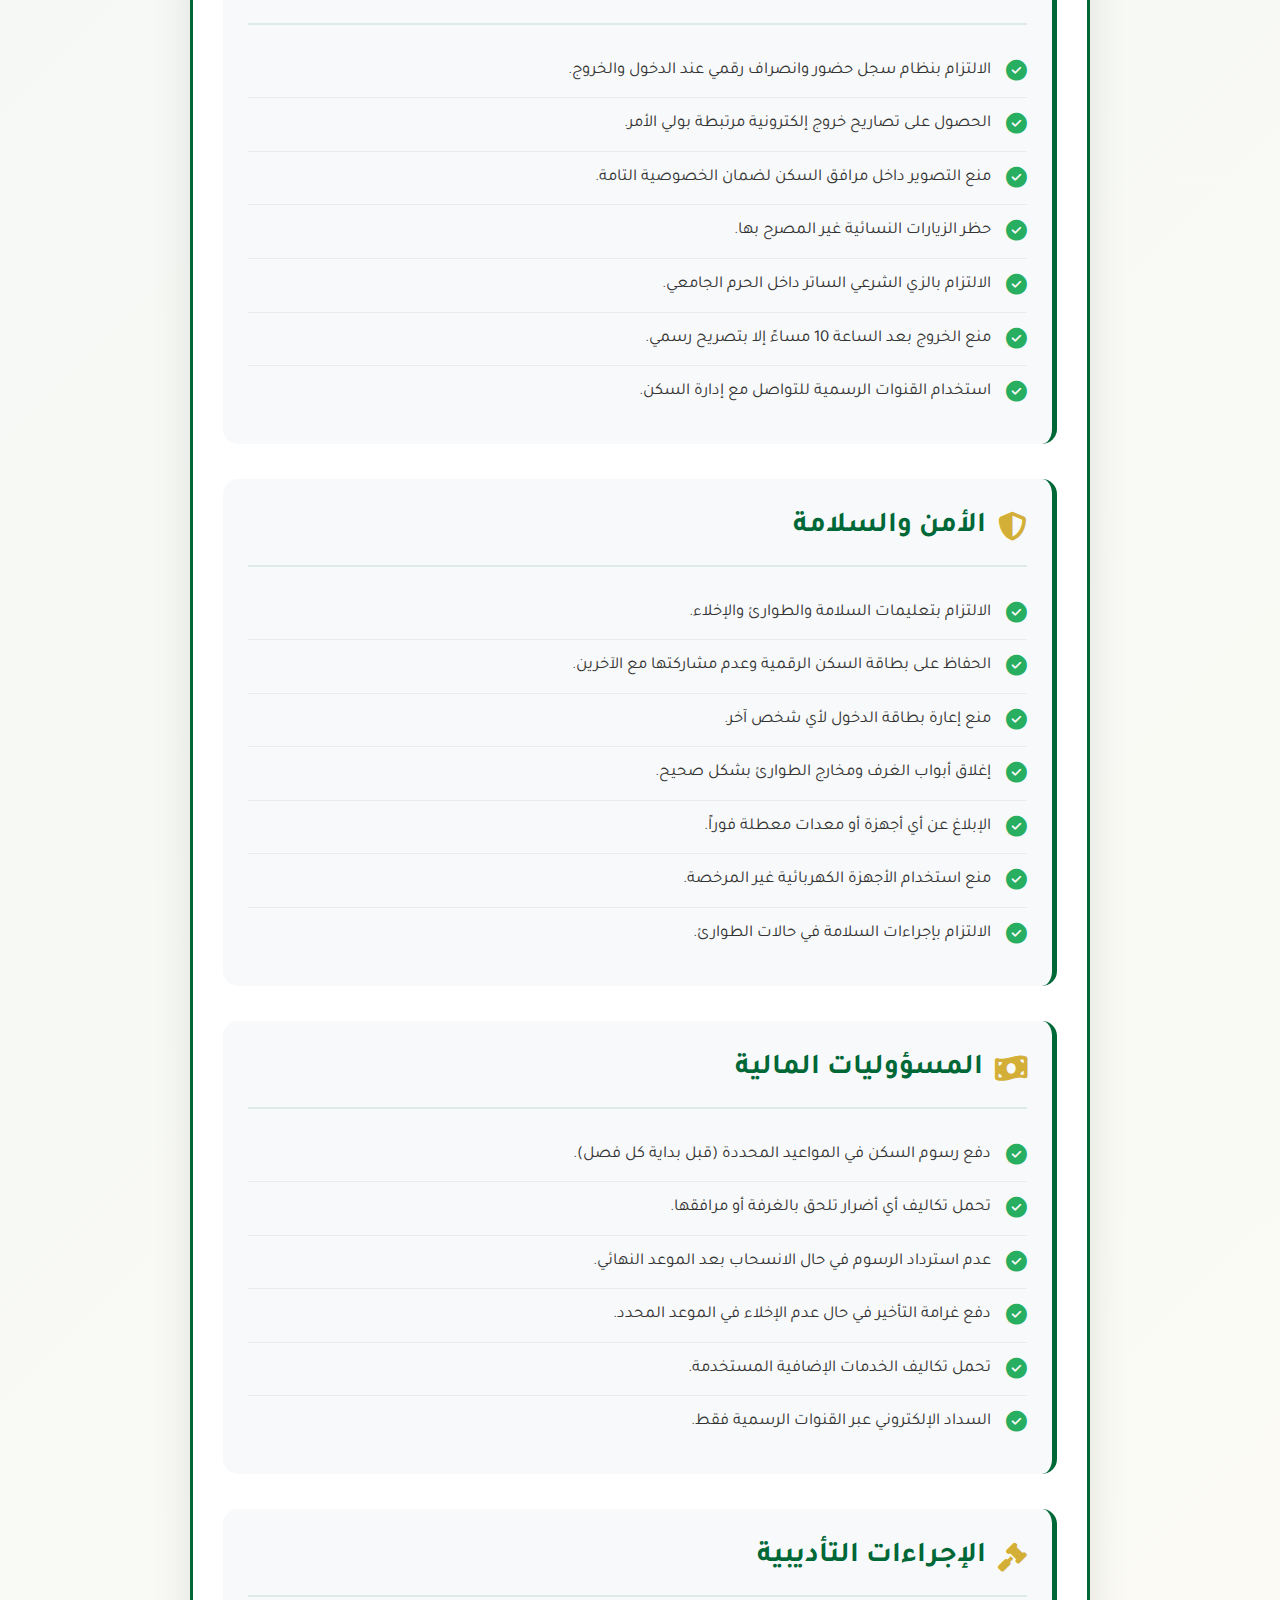
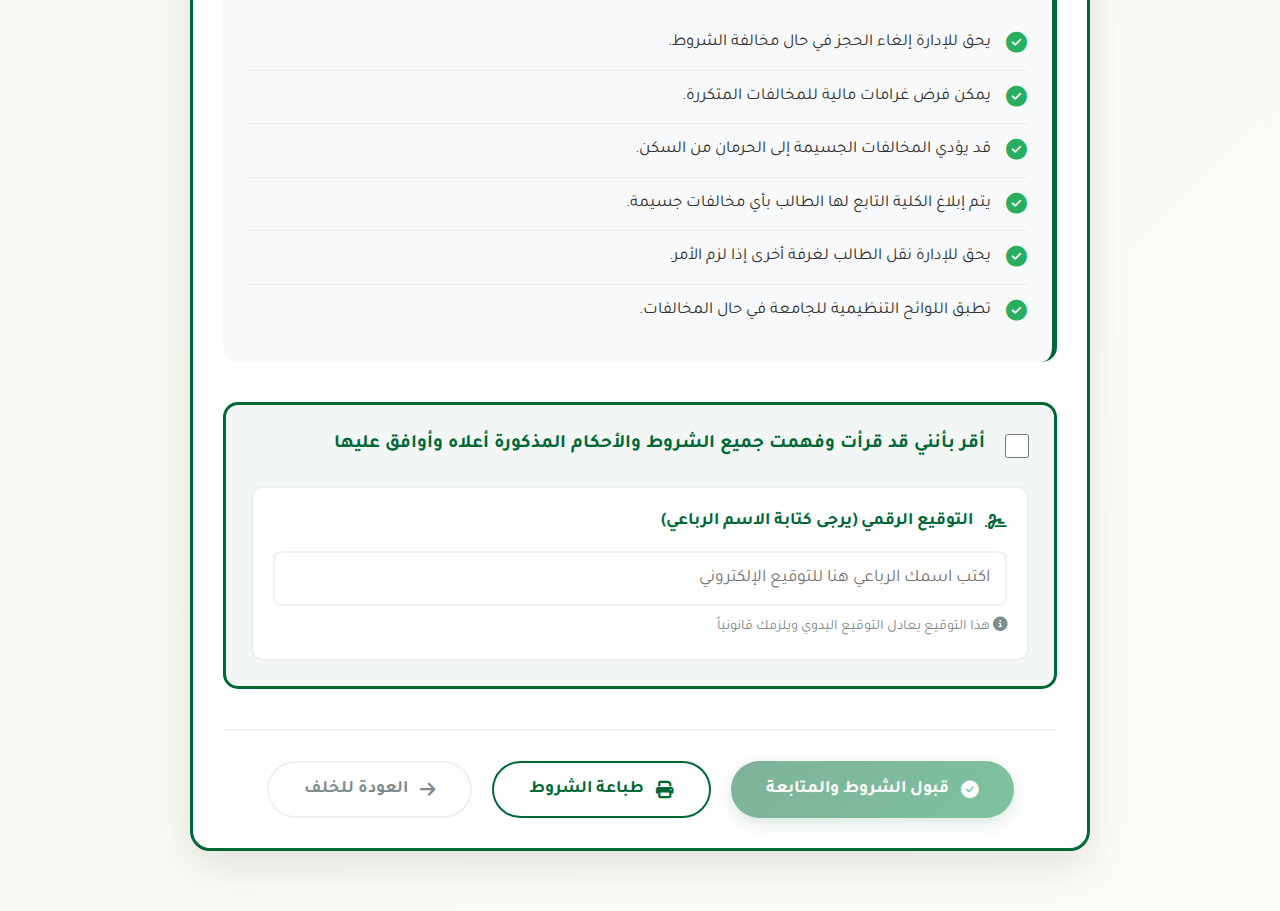
<file: terms.html>
<!DOCTYPE html>
<html lang="ar" dir="rtl">
<head>
    <meta charset="UTF-8">
    <meta name="viewport" content="width=device-width, initial-scale=1.0">
    <title>سياسات وشروط السكن الجامعي - جامعة نجران</title>
    <link rel="stylesheet" href="css/main.css">
    <link rel="stylesheet" href="https://cdnjs.cloudflare.com/ajax/libs/font-awesome/6.4.0/css/all.min.css">
    <link href="https://fonts.googleapis.com/css2?family=Tajawal:wght@300;400;500;700;800&display=swap" rel="stylesheet">
    <style>
        :root {
            --nu-green: #006837;
            --nu-gold: #D4AF37;
            --light: #F8F9FA;
            --light-gray: #ECF0F1;
            --dark: #2C3E50;
            --dark-gray: #7F8C8D;
            --success: #27AE60;
            --warning: #F39C12;
            --danger: #E74C3C;
            --info: #3498DB;
        }
        
        body {
            font-family: 'Tajawal', sans-serif;
            background: linear-gradient(135deg, rgba(0,104,55,0.05), rgba(212,175,55,0.05));
            min-height: 100vh;
            padding: 20px;
            direction: rtl;
        }
        
        .terms-container {
            max-width: 900px;
            margin: 40px auto;
            padding: 30px;
            background: white;
            border-radius: 20px;
            box-shadow: 0 15px 40px rgba(0,0,0,0.1);
            border: 3px solid var(--nu-green);
        }
        
        .terms-header {
            text-align: center;
            margin-bottom: 40px;
            padding-bottom: 25px;
            border-bottom: 4px solid var(--nu-gold);
        }
        
        .terms-header h1 {
            color: var(--nu-green);
            font-size: 2.5rem;
            margin-bottom: 15px;
            display: flex;
            align-items: center;
            justify-content: center;
            gap: 15px;
        }
        
        .terms-header h1 i {
            color: var(--nu-gold);
            font-size: 2.8rem;
        }
        
        .terms-header p {
            color: var(--dark-gray);
            font-size: 1.2rem;
            margin: 0;
        }
        
        .terms-warning {
            background: linear-gradient(135deg, rgba(231,76,60,0.1), rgba(192,57,43,0.05));
            border: 2px solid var(--danger);
            border-radius: 12px;
            padding: 20px;
            margin-bottom: 30px;
            display: flex;
            align-items: center;
            gap: 15px;
        }
        
        .terms-warning i {
            font-size: 2rem;
            color: var(--danger);
            flex-shrink: 0;
        }
        
        .terms-warning strong {
            color: var(--danger);
            font-size: 1.1rem;
        }
        
        .terms-section {
            margin-bottom: 35px;
            padding: 25px;
            background: var(--light);
            border-radius: 15px;
            border-right: 5px solid var(--nu-green);
            transition: transform 0.3s ease;
        }
        
        .terms-section:hover {
            transform: translateX(-5px);
            box-shadow: 5px 5px 20px rgba(0,0,0,0.05);
        }
        
        .terms-section h2 {
            color: var(--nu-green);
            font-size: 1.8rem;
            margin-bottom: 20px;
            display: flex;
            align-items: center;
            gap: 12px;
            padding-bottom: 15px;
            border-bottom: 2px solid rgba(0,104,55,0.1);
        }
        
        .terms-section h2 i {
            color: var(--nu-gold);
            font-size: 1.8rem;
        }
        
        .terms-list {
            list-style: none;
            padding: 0;
        }
        
        .terms-list li {
            padding: 12px 0;
            border-bottom: 1px solid rgba(0,0,0,0.05);
            display: flex;
            align-items: flex-start;
            gap: 15px;
            font-size: 1.05rem;
            line-height: 1.7;
        }
        
        .terms-list li:last-child {
            border-bottom: none;
        }
        
        .terms-list li i {
            color: var(--success);
            font-size: 1.3rem;
            margin-top: 3px;
            flex-shrink: 0;
        }
        
        .scroll-indicator {
            position: fixed;
            bottom: 30px;
            left: 30px;
            background: linear-gradient(135deg, var(--nu-green), var(--nu-gold));
            color: white;
            padding: 12px 25px;
            border-radius: 50px;
            font-weight: 700;
            box-shadow: 0 5px 20px rgba(0,0,0,0.2);
            display: none;
            align-items: center;
            gap: 10px;
            z-index: 1000;
            animation: bounce 2s ease infinite;
        }
        
        @keyframes bounce {
            0%, 100% { transform: translateY(0); }
            50% { transform: translateY(-5px); }
        }
        
        .scroll-indicator.show {
            display: flex;
        }
        
        .accept-terms {
            margin-top: 40px;
            padding: 25px;
            background: rgba(0,104,55,0.05);
            border-radius: 15px;
            border: 3px solid var(--nu-green);
        }
        
        .accept-terms label {
            display: flex;
            align-items: center;
            gap: 20px;
            font-size: 1.2rem;
            font-weight: 700;
            color: var(--nu-green);
            cursor: pointer;
            margin-bottom: 25px;
        }
        
        .accept-terms input[type="checkbox"] {
            width: 24px;
            height: 24px;
            cursor: pointer;
            accent-color: var(--nu-green);
        }
        
        .digital-signature {
            padding: 20px;
            background: white;
            border-radius: 12px;
            border: 2px solid var(--light-gray);
            margin-top: 20px;
        }
        
        .digital-signature label {
            display: flex;
            align-items: center;
            gap: 12px;
            margin-bottom: 15px;
            font-size: 1.1rem;
            color: var(--nu-green);
        }
        
        .digital-signature input {
            width: 100%;
            padding: 15px;
            border: 2px solid var(--light-gray);
            border-radius: 8px;
            font-family: 'Tajawal', sans-serif;
            font-size: 1.1rem;
            transition: all 0.3s ease;
        }
        
        .digital-signature input:focus {
            outline: none;
            border-color: var(--nu-green);
            box-shadow: 0 0 0 3px rgba(0,104,55,0.1);
        }
        
        .terms-actions {
            display: flex;
            justify-content: center;
            gap: 20px;
            margin-top: 40px;
            padding-top: 30px;
            border-top: 2px solid var(--light-gray);
            flex-wrap: wrap;
        }
        
        .btn {
            padding: 16px 35px;
            border-radius: 50px;
            font-weight: 700;
            text-decoration: none;
            display: inline-flex;
            align-items: center;
            justify-content: center;
            gap: 12px;
            transition: all 0.3s ease;
            border: none;
            cursor: pointer;
            font-size: 1.1rem;
            min-width: 200px;
        }
        
        .btn-success {
            background: linear-gradient(135deg, var(--nu-green), #008744);
            color: white;
            box-shadow: 0 5px 15px rgba(0,104,55,0.3);
        }
        
        .btn-success:hover:not(:disabled) {
            background: linear-gradient(135deg, #008744, var(--nu-green));
            transform: translateY(-3px);
            box-shadow: 0 10px 25px rgba(0,104,55,0.4);
        }
        
        .btn-success:disabled {
            opacity: 0.5;
            cursor: not-allowed;
        }
        
        .btn-secondary {
            background: white;
            color: var(--nu-green);
            border: 2px solid var(--nu-green);
        }
        
        .btn-secondary:hover {
            background: var(--nu-green);
            color: white;
        }
        
        .btn-outline {
            background: transparent;
            color: var(--dark-gray);
            border: 2px solid var(--light-gray);
        }
        
        .btn-outline:hover {
            background: var(--light-gray);
            color: var(--dark);
        }
        
        @media (max-width: 768px) {
            .terms-container {
                padding: 20px;
                margin: 20px auto;
            }
            
            .terms-header h1 {
                font-size: 2rem;
                flex-direction: column;
            }
            
            .terms-section {
                padding: 20px;
            }
            
            .terms-section h2 {
                font-size: 1.5rem;
            }
            
            .terms-list li {
                font-size: 1rem;
            }
            
            .btn {
                min-width: 100%;
                margin-bottom: 10px;
            }
            
            .terms-actions {
                flex-direction: column;
            }
            
            .scroll-indicator {
                left: 50%;
                transform: translateX(-50%);
                bottom: 20px;
            }
        }
    </style>
</head>
<body>
    <!-- مؤشر التمرير -->
    <div class="scroll-indicator" id="scrollIndicator">
        <i class="fas fa-arrow-down"></i>
        <span>قم بالتمرير لأسفل للقراءة كاملة</span>
    </div>

    <div class="terms-container">
        <!-- رأس الصفحة -->
        <div class="terms-header">
            <h1>
                <i class="fas fa-file-contract"></i>
                سياسات وشروط السكن الجامعي
            </h1>
            <p>جامعة نجران - الفصل الدراسي الثاني 2024/2025</p>
        </div>

        <!-- تنبيه مهم -->
        <div class="terms-warning">
            <i class="fas fa-exclamation-triangle"></i>
            <div>
                <strong>تنبيه هام:</strong> قراءة هذه الشروط والتوقيع عليها إلكترونياً تعتبر موافقة ملزمة قانونياً. 
                يرجى القراءة بعناية قبل المتابعة. عدم الالتزام قد يؤدي إلى إلغاء الحجز أو عقوبات أخرى.
            </div>
        </div>

        <!-- السياسات العامة -->
        <div class="terms-section">
            <h2><i class="fas fa-balance-scale"></i> السياسات العامة</h2>
            <ul class="terms-list">
                <li><i class="fas fa-check-circle"></i> الالتزام بالهوية الإسلامية والقيم المجتمعية السعودية.</li>
                <li><i class="fas fa-check-circle"></i> الحفاظ على الممتلكات العامة والخاصة ودفع تكاليف أي تلف عمدي.</li>
                <li><i class="fas fa-check-circle"></i> الالتزام بمواعيد الدخول والخروج المحددة من إدارة السكن.</li>
                <li><i class="fas fa-check-circle"></i> منع التدخين في جميع مرافق السكن بشكل تام.</li>
                <li><i class="fas fa-check-circle"></i> استخدام شبكة الإنترنت لأغراض تعليمية وأخلاقية فقط.</li>
                <li><i class="fas fa-check-circle"></i> الالتزام بالزي الإسلامي الساتر داخل الحرم الجامعي.</li>
                <li><i class="fas fa-check-circle"></i> منع الاحتفاظ بأي مواد خطرة أو ممنوعة.</li>
                <li><i class="fas fa-check-circle"></i> الالتزام بمواعيد الصلاة في المصليات المخصصة.</li>
            </ul>
        </div>

        <!-- قسم الطلاب -->
        <div class="terms-section">
            <h2><i class="fas fa-male"></i> قسم الطلاب</h2>
            <ul class="terms-list">
                <li><i class="fas fa-check-circle"></i> منع الزيارات في غير الأوقات المحددة (7 مساءً - 10 مساءً).</li>
                <li><i class="fas fa-check-circle"></i> المسؤولية المشتركة عن نظافة الغرف والمرافق العامة.</li>
                <li><i class="fas fa-check-circle"></i> الحفاظ على الهدوء في أوقات المذاكرة والراحة (10 مساءً - 7 صباحاً).</li>
                <li><i class="fas fa-check-circle"></i> تقييد الزيارات بالصالة المخصصة وبموافقة مسبقة من الإدارة.</li>
                <li><i class="fas fa-check-circle"></i> منع استخدام الأجهزة ذات الأصوات العالية بعد الساعة 10 مساءً.</li>
                <li><i class="fas fa-check-circle"></i> الإبلاغ عن أي حالة مرضية أو طارئة فوراً للإدارة.</li>
                <li><i class="fas fa-check-circle"></i> المشاركة في أنشطة السكن الثقافية والاجتماعية.</li>
            </ul>
        </div>

        <!-- قسم الطالبات -->
        <div class="terms-section">
            <h2><i class="fas fa-female"></i> قسم الطالبات</h2>
            <ul class="terms-list">
                <li><i class="fas fa-check-circle"></i> الالتزام بنظام سجل حضور وانصراف رقمي عند الدخول والخروج.</li>
                <li><i class="fas fa-check-circle"></i> الحصول على تصاريح خروج إلكترونية مرتبطة بولي الأمر.</li>
                <li><i class="fas fa-check-circle"></i> منع التصوير داخل مرافق السكن لضمان الخصوصية التامة.</li>
                <li><i class="fas fa-check-circle"></i> حظر الزيارات النسائية غير المصرح بها.</li>
                <li><i class="fas fa-check-circle"></i> الالتزام بالزي الشرعي الساتر داخل الحرم الجامعي.</li>
                <li><i class="fas fa-check-circle"></i> منع الخروج بعد الساعة 10 مساءً إلا بتصريح رسمي.</li>
                <li><i class="fas fa-check-circle"></i> استخدام القنوات الرسمية للتواصل مع إدارة السكن.</li>
            </ul>
        </div>

        <!-- الأمن والسلامة -->
        <div class="terms-section">
            <h2><i class="fas fa-shield-alt"></i> الأمن والسلامة</h2>
            <ul class="terms-list">
                <li><i class="fas fa-check-circle"></i> الالتزام بتعليمات السلامة والطوارئ والإخلاء.</li>
                <li><i class="fas fa-check-circle"></i> الحفاظ على بطاقة السكن الرقمية وعدم مشاركتها مع الآخرين.</li>
                <li><i class="fas fa-check-circle"></i> منع إعارة بطاقة الدخول لأي شخص آخر.</li>
                <li><i class="fas fa-check-circle"></i> إغلاق أبواب الغرف ومخارج الطوارئ بشكل صحيح.</li>
                <li><i class="fas fa-check-circle"></i> الإبلاغ عن أي أجهزة أو معدات معطلة فوراً.</li>
                <li><i class="fas fa-check-circle"></i> منع استخدام الأجهزة الكهربائية غير المرخصة.</li>
                <li><i class="fas fa-check-circle"></i> الالتزام بإجراءات السلامة في حالات الطوارئ.</li>
            </ul>
        </div>

        <!-- المسؤوليات المالية -->
        <div class="terms-section">
            <h2><i class="fas fa-money-bill-wave"></i> المسؤوليات المالية</h2>
            <ul class="terms-list">
                <li><i class="fas fa-check-circle"></i> دفع رسوم السكن في المواعيد المحددة (قبل بداية كل فصل).</li>
                <li><i class="fas fa-check-circle"></i> تحمل تكاليف أي أضرار تلحق بالغرفة أو مرافقها.</li>
                <li><i class="fas fa-check-circle"></i> عدم استرداد الرسوم في حال الانسحاب بعد الموعد النهائي.</li>
                <li><i class="fas fa-check-circle"></i> دفع غرامة التأخير في حال عدم الإخلاء في الموعد المحدد.</li>
                <li><i class="fas fa-check-circle"></i> تحمل تكاليف الخدمات الإضافية المستخدمة.</li>
                <li><i class="fas fa-check-circle"></i> السداد الإلكتروني عبر القنوات الرسمية فقط.</li>
            </ul>
        </div>

        <!-- الإجراءات التأديبية -->
        <div class="terms-section">
            <h2><i class="fas fa-gavel"></i> الإجراءات التأديبية</h2>
            <ul class="terms-list">
                <li><i class="fas fa-check-circle"></i> يحق للإدارة إلغاء الحجز في حال مخالفة الشروط.</li>
                <li><i class="fas fa-check-circle"></i> يمكن فرض غرامات مالية للمخالفات المتكررة.</li>
                <li><i class="fas fa-check-circle"></i> قد يؤدي المخالفات الجسيمة إلى الحرمان من السكن.</li>
                <li><i class="fas fa-check-circle"></i> يتم إبلاغ الكلية التابع لها الطالب بأي مخالفات جسيمة.</li>
                <li><i class="fas fa-check-circle"></i> يحق للإدارة نقل الطالب لغرفة أخرى إذا لزم الأمر.</li>
                <li><i class="fas fa-check-circle"></i> تطبق اللوائح التنظيمية للجامعة في حال المخالفات.</li>
            </ul>
        </div>

        <!-- قبول الشروط -->
        <div class="accept-terms">
            <label>
                <input type="checkbox" id="acceptCheckbox">
                <span>أقر بأنني قد قرأت وفهمت جميع الشروط والأحكام المذكورة أعلاه وأوافق عليها</span>
            </label>

            <!-- التوقيع الرقمي -->
            <div class="digital-signature">
                <label for="signature">
                    <i class="fas fa-signature"></i> التوقيع الرقمي (يرجى كتابة الاسم الرباعي)
                </label>
                <input type="text" id="signature" placeholder="اكتب اسمك الرباعي هنا للتوقيع الإلكتروني">
                <small style="display: block; margin-top: 10px; color: var(--dark-gray); font-size: 0.9rem;">
                    <i class="fas fa-info-circle"></i> هذا التوقيع يعادل التوقيع اليدوي ويلزمك قانونياً
                </small>
            </div>
        </div>

        <!-- أزرار الإجراءات -->
        <div class="terms-actions">
            <button class="btn btn-success" id="acceptBtn" disabled>
                <i class="fas fa-check-circle"></i>
                قبول الشروط والمتابعة
            </button>
            <button class="btn btn-secondary" onclick="window.print()">
                <i class="fas fa-print"></i>
                طباعة الشروط
            </button>
            <button class="btn btn-outline" onclick="window.history.back()">
                <i class="fas fa-arrow-right"></i>
                العودة للخلف
            </button>
        </div>
    </div>

    <script>
        // التحكم في مؤشر التمرير
        const scrollIndicator = document.getElementById('scrollIndicator');
        
        window.addEventListener('scroll', () => {
            const scrollPosition = window.scrollY;
            const windowHeight = window.innerHeight;
            const bodyHeight = document.body.scrollHeight;
            
            // إظهار المؤشر إذا لم يصل المستخدم للأسفل
            if (scrollPosition < bodyHeight - windowHeight - 100) {
                scrollIndicator.classList.add('show');
            } else {
                scrollIndicator.classList.remove('show');
            }
            
            // التحقق من قبول الشروط
            checkAcceptance();
        });

        // التحقق من قبول الشروط
        function checkAcceptance() {
            const checkbox = document.getElementById('acceptCheckbox');
            const signature = document.getElementById('signature');
            const acceptBtn = document.getElementById('acceptBtn');
            
            const isScrolledToBottom = 
                (window.innerHeight + window.scrollY) >= document.body.offsetHeight - 100;
            
            // تفعيل الزر فقط عند التمرير للأسفل وتفعيل المربع والتوقيع
            if (isScrolledToBottom && checkbox.checked && signature.value.trim().length > 0) {
                acceptBtn.disabled = false;
            } else {
                acceptBtn.disabled = true;
            }
        }

        // الاستماع للتغييرات
        document.getElementById('acceptCheckbox').addEventListener('change', checkAcceptance);
        document.getElementById('signature').addEventListener('input', checkAcceptance);

        // زر القبول
        document.getElementById('acceptBtn').addEventListener('click', function() {
            const signature = document.getElementById('signature').value.trim();
            
            // التحقق من أن التوقيع كامل
            if (signature.split(' ').length < 3) {
                alert('الرجاء كتابة الاسم الرباعي كاملاً للتوقيع');
                return;
            }
            
            // حفظ التوقيع في localStorage
            localStorage.setItem('termsAccepted', 'true');
            localStorage.setItem('digitalSignature', signature);
            localStorage.setItem('termsAcceptedAt', new Date().toISOString());
            
            // إنشاء PDF افتراضي للتعهدات
            createTermsPDF(signature);
            
            // الانتقال لصفحة النجاح
            window.location.href = 'success.html';
        });

        // إنشاء PDF للتعهدات (محاكاة)
        function createTermsPDF(signature) {
            const termsData = {
                studentName: signature,
                acceptedDate: new Date().toLocaleDateString('ar-SA'),
                termsVersion: '2.0',
                termsHash: 'TERMS-' + Date.now()
            };
            
            localStorage.setItem('termsPDF', JSON.stringify(termsData));
            
            console.log('تم إنشاء وثيقة التعهدات للمستخدم:', signature);
            return true;
        }

        // تحميل التوقيع المسبق إن وجد
        document.addEventListener('DOMContentLoaded', function() {
            const savedSignature = localStorage.getItem('digitalSignature');
            if (savedSignature) {
                document.getElementById('signature').value = savedSignature;
                document.getElementById('acceptCheckbox').checked = true;
                checkAcceptance();
            }
            
            // تمرير تلقائي سريع للاختبار
            setTimeout(() => {
                if (!savedSignature && window.location.href.includes('test')) {
                    document.getElementById('signature').value = 'محمد أحمد العتيبي';
                    document.getElementById('acceptCheckbox').checked = true;
                    window.scrollTo(0, document.body.scrollHeight);
                    checkAcceptance();
                }
            }, 1000);
        });
    </script>
</body>
</html>
</file>
<file: css/main.css>
/* ملف الأنماط الرئيسي الموحد - جامعة نجران */
:root {
    /* الألوان الرسمية للجامعة */
    --nu-green: #1a5d1a;
    --nu-green-light: #2e8b57;
    --nu-gold: #d4af37;
    --nu-white: #ffffff;
    --nu-light: #f9f9f9;
    --nu-gray: #e0e0e0;
    --nu-dark: #333333;
    
    /* ألوان إضافية */
    --success: #4caf50;
    --warning: #ff9800;
    --danger: #f44336;
    --info: #2196f3;
}

/* إعدادات عامة */
* {
    margin: 0;
    padding: 0;
    box-sizing: border-box;
    font-family: 'Tajawal', sans-serif;
}

body {
    background-color: var(--nu-light);
    color: var(--nu-dark);
    line-height: 1.6;
    direction: rtl;
}

/* الروابط */
a {
    color: var(--nu-green);
    text-decoration: none;
    transition: color 0.3s ease;
}

a:hover {
    color: var(--nu-green-light);
    text-decoration: underline;
}

/* الأزرار */
.btn {
    display: inline-block;
    padding: 12px 24px;
    background: linear-gradient(135deg, var(--nu-green), var(--nu-green-light));
    color: white;
    border: none;
    border-radius: 8px;
    font-size: 1rem;
    font-weight: bold;
    cursor: pointer;
    transition: all 0.3s ease;
    text-align: center;
}

.btn:hover {
    background: linear-gradient(135deg, var(--nu-green-light), var(--nu-green));
    transform: translateY(-2px);
    box-shadow: 0 5px 15px rgba(26, 93, 26, 0.3);
}

.btn-secondary {
    background: var(--nu-gray);
    color: var(--nu-dark);
}

.btn-secondary:hover {
    background: #d0d0d0;
}

.btn-danger {
    background: var(--danger);
}

.btn-danger:hover {
    background: #d32f2f;
}

/* البطاقات */
.card {
    background: white;
    border-radius: 12px;
    padding: 24px;
    box-shadow: 0 4px 12px rgba(0, 0, 0, 0.08);
    margin-bottom: 20px;
    border: 1px solid var(--nu-gray);
    transition: transform 0.3s ease, box-shadow 0.3s ease;
}

.card:hover {
    transform: translateY(-5px);
    box-shadow: 0 8px 24px rgba(0, 0, 0, 0.12);
}

/* رأس الصفحات */
.page-header {
    background: linear-gradient(135deg, var(--nu-green), var(--nu-green-light));
    color: white;
    padding: 30px 20px;
    text-align: center;
    border-radius: 0 0 20px 20px;
    margin-bottom: 30px;
}

.page-header h1 {
    font-size: 2.2rem;
    margin-bottom: 10px;
}

.page-header p {
    font-size: 1.1rem;
    opacity: 0.9;
}

/* نموذج الإدخال */
.form-group {
    margin-bottom: 20px;
}

.form-group label {
    display: block;
    margin-bottom: 8px;
    color: var(--nu-dark);
    font-weight: 500;
}

.form-control {
    width: 100%;
    padding: 12px 16px;
    border: 2px solid var(--nu-gray);
    border-radius: 8px;
    font-size: 1rem;
    transition: border-color 0.3s ease;
}

.form-control:focus {
    outline: none;
    border-color: var(--nu-green);
}

/* التنبيهات */
.alert {
    padding: 15px;
    border-radius: 8px;
    margin-bottom: 20px;
    border-right: 5px solid;
}

.alert-success {
    background-color: #e8f5e9;
    border-color: var(--success);
    color: #2e7d32;
}

.alert-warning {
    background-color: #fff3e0;
    border-color: var(--warning);
    color: #ef6c00;
}

.alert-danger {
    background-color: #ffebee;
    border-color: var(--danger);
    color: #c62828;
}

.alert-info {
    background-color: #e3f2fd;
    border-color: var(--info);
    color: #1565c0;
}

/* الجداول */
.table {
    width: 100%;
    border-collapse: collapse;
    margin-bottom: 20px;
}

.table th {
    background-color: var(--nu-green);
    color: white;
    padding: 15px;
    text-align: right;
    font-weight: 600;
}

.table td {
    padding: 12px 15px;
    border-bottom: 1px solid var(--nu-gray);
}

.table tr:hover {
    background-color: #f5f5f5;
}

/* شعار الجامعة */
.university-logo {
    width: 120px;
    height: auto;
    margin-bottom: 20px;
}

/* التذييل */
.footer {
    background-color: var(--nu-dark);
    color: white;
    padding: 30px 20px;
    text-align: center;
    margin-top: 40px;
}

.footer p {
    margin-bottom: 10px;
}

/* الطباعة */
@media print {
    .no-print {
        display: none !important;
    }
    
    .print-only {
        display: block !important;
    }
    
    body {
        font-size: 12pt;
    }
    
    .card {
        box-shadow: none;
        border: 1px solid #000;
    }
}

/* التجاوب */
@media (max-width: 768px) {
    .page-header h1 {
        font-size: 1.8rem;
    }
    
    .btn {
        padding: 10px 20px;
        font-size: 0.9rem;
    }
    
    .card {
        padding: 16px;
    }
    
    .table {
        font-size: 0.9rem;
    }
    
    .table th,
    .table td {
        padding: 10px;
    }
}

/* الرسوم المتحركة */
@keyframes fadeIn {
    from { opacity: 0; transform: translateY(20px); }
    to { opacity: 1; transform: translateY(0); }
}

.fade-in {
    animation: fadeIn 0.5s ease;
}

/* الشارات */
.badge {
    display: inline-block;
    padding: 5px 12px;
    border-radius: 20px;
    font-size: 0.85rem;
    font-weight: 500;
}

.badge-success {
    background-color: #e8f5e9;
    color: #2e7d32;
}

.badge-warning {
    background-color: #fff3e0;
    color: #ef6c00;
}

.badge-danger {
    background-color: #ffebee;
    color: #c62828;
}

/* التحميل */
.loading {
    display: flex;
    flex-direction: column;
    align-items: center;
    justify-content: center;
    padding: 40px;
}

.loading-spinner {
    width: 40px;
    height: 40px;
    border: 4px solid var(--nu-gray);
    border-top: 4px solid var(--nu-green);
    border-radius: 50%;
    animation: spin 1s linear infinite;
    margin-bottom: 15px;
}

@keyframes spin {
    0% { transform: rotate(0deg); }
    100% { transform: rotate(360deg); }
}

/* شبكة المرنة */
.grid {
    display: grid;
    gap: 20px;
}

.grid-2 {
    grid-template-columns: repeat(auto-fit, minmax(300px, 1fr));
}

.grid-3 {
    grid-template-columns: repeat(auto-fit, minmax(250px, 1fr));
}

.grid-4 {
    grid-template-columns: repeat(auto-fit, minmax(200px, 1fr));
}
</file>
